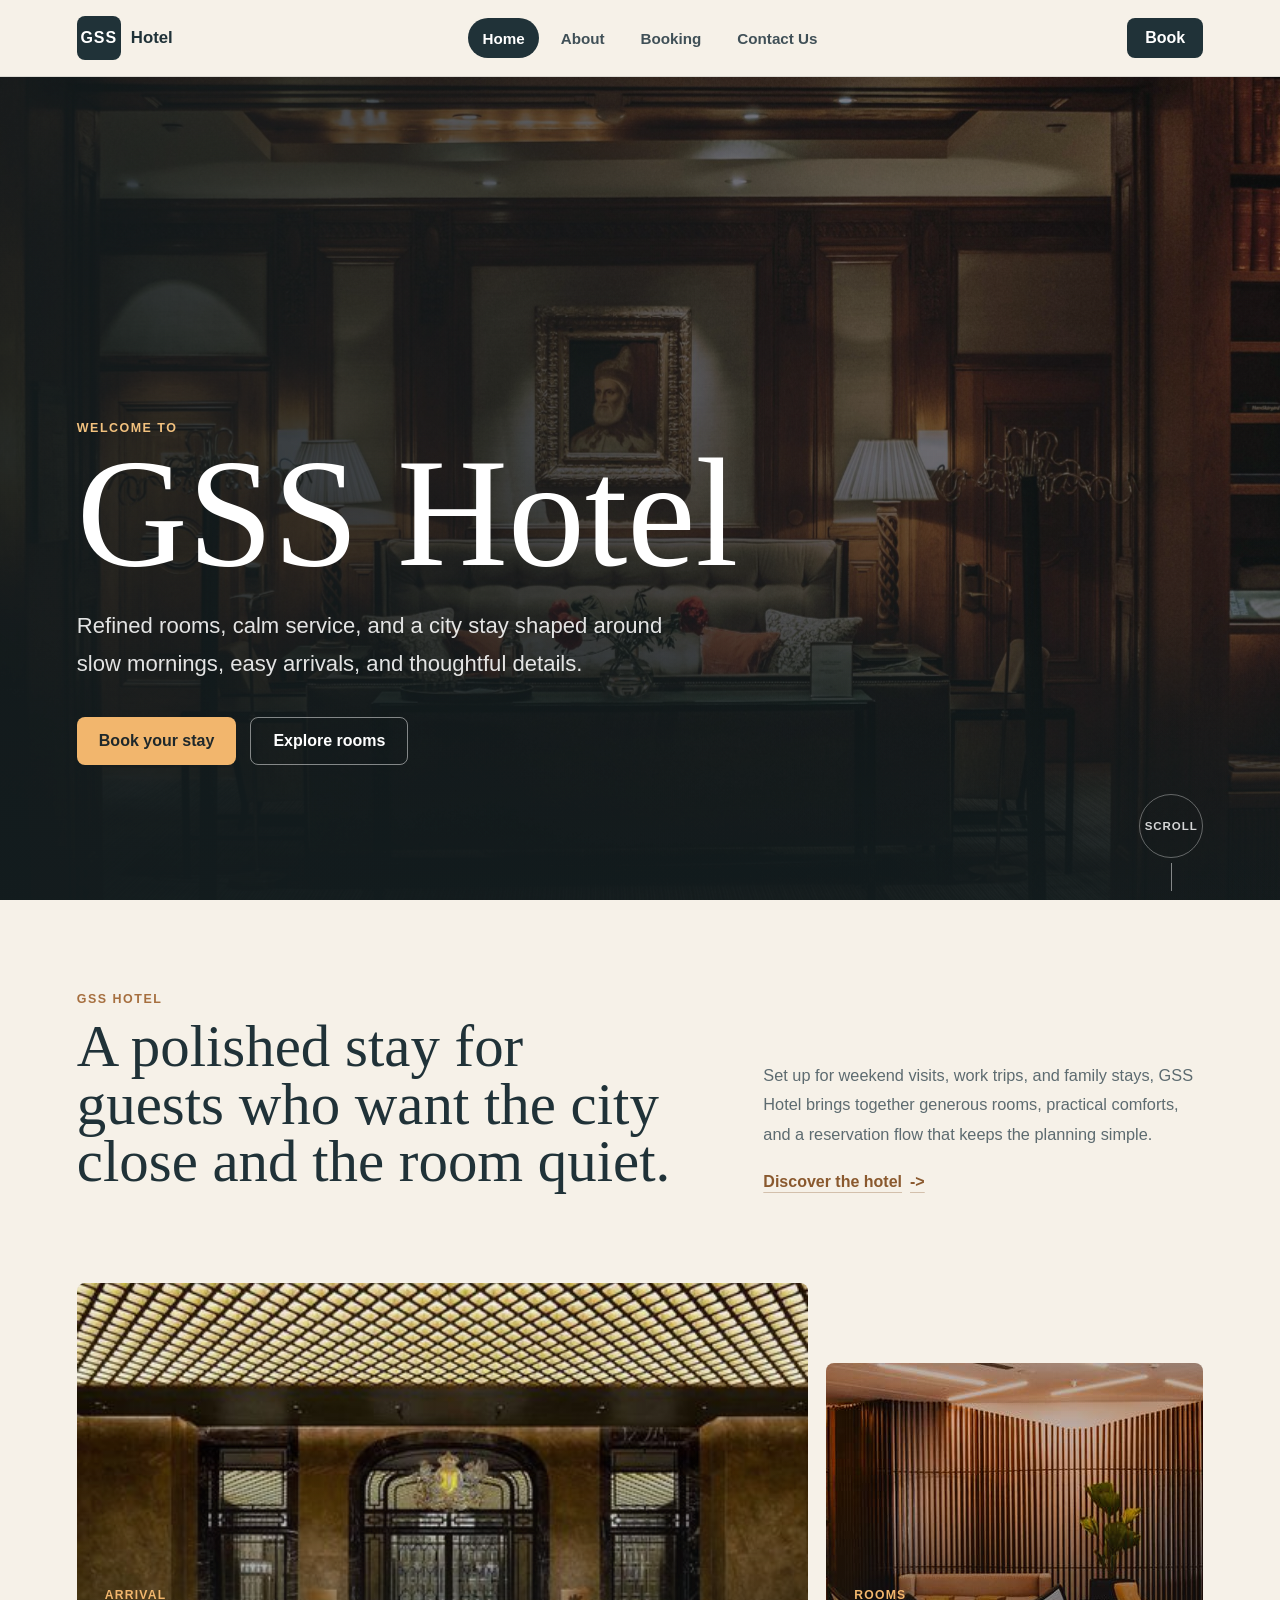
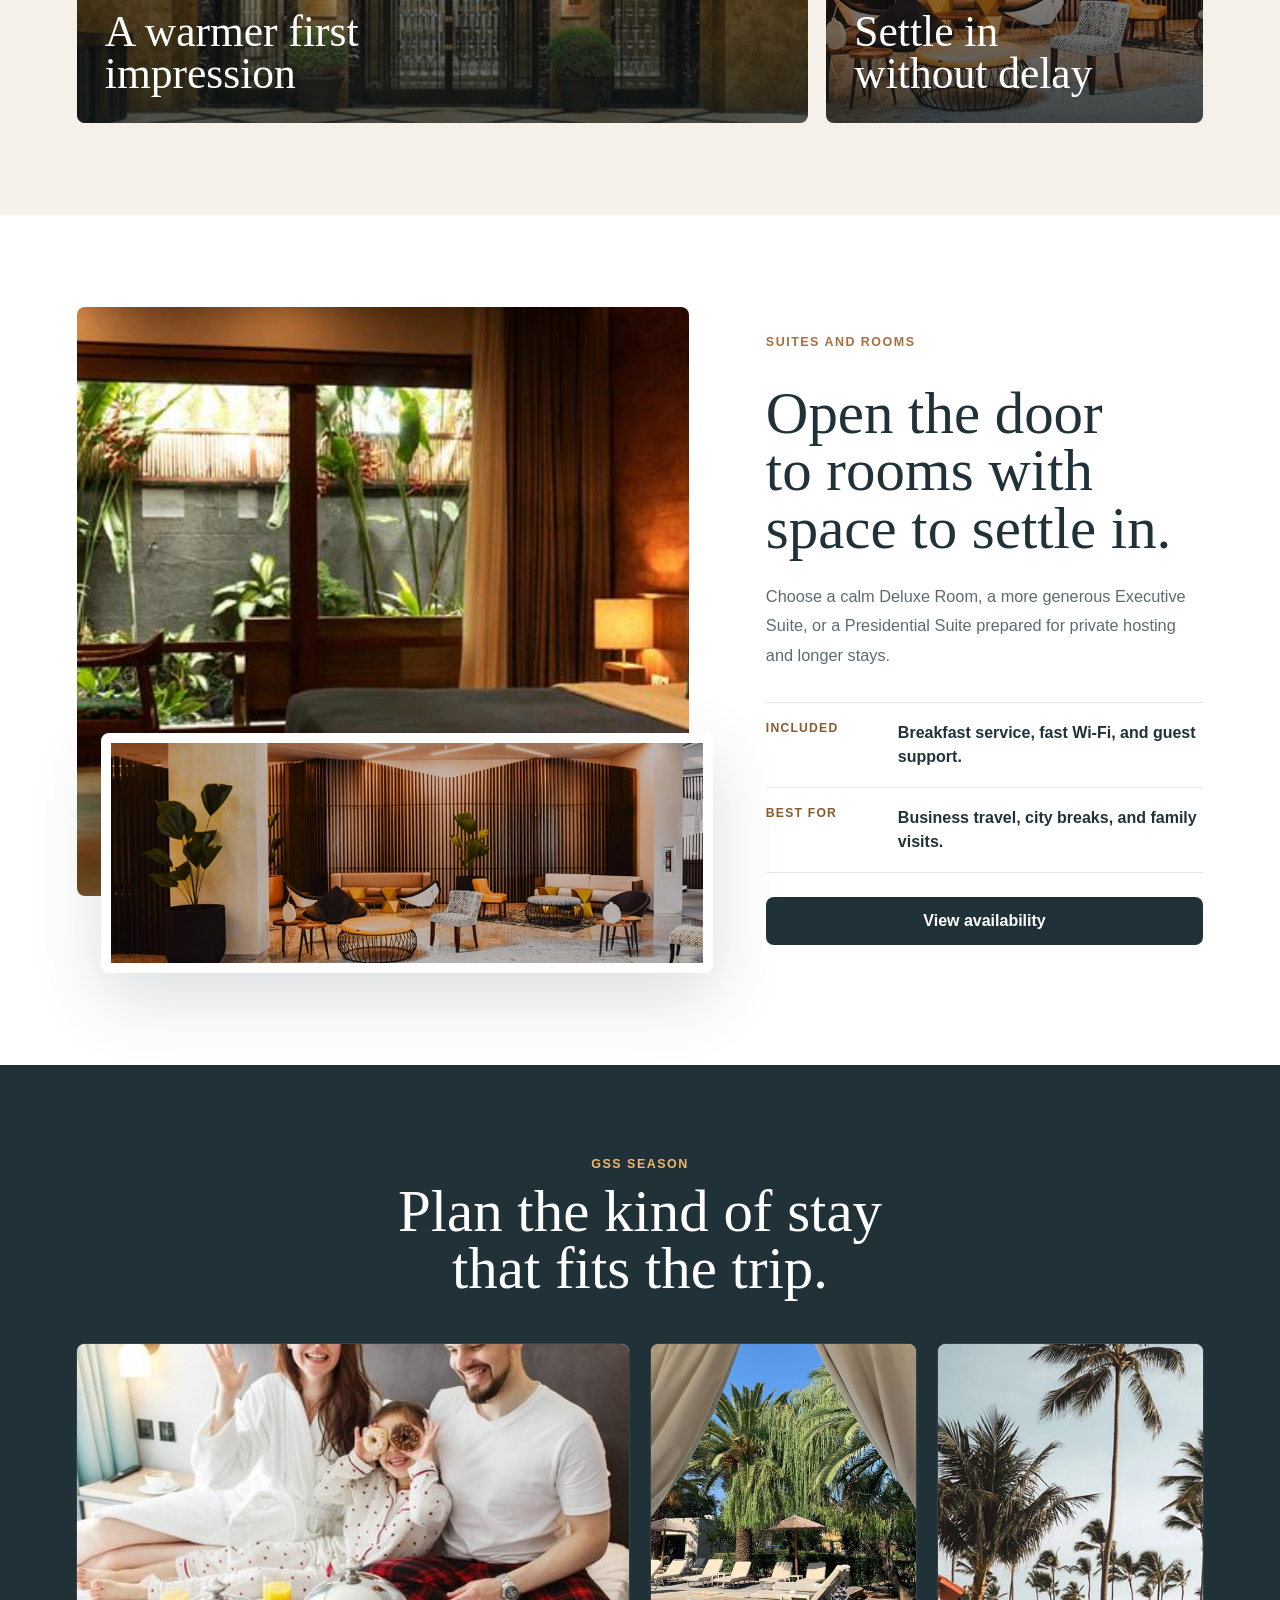
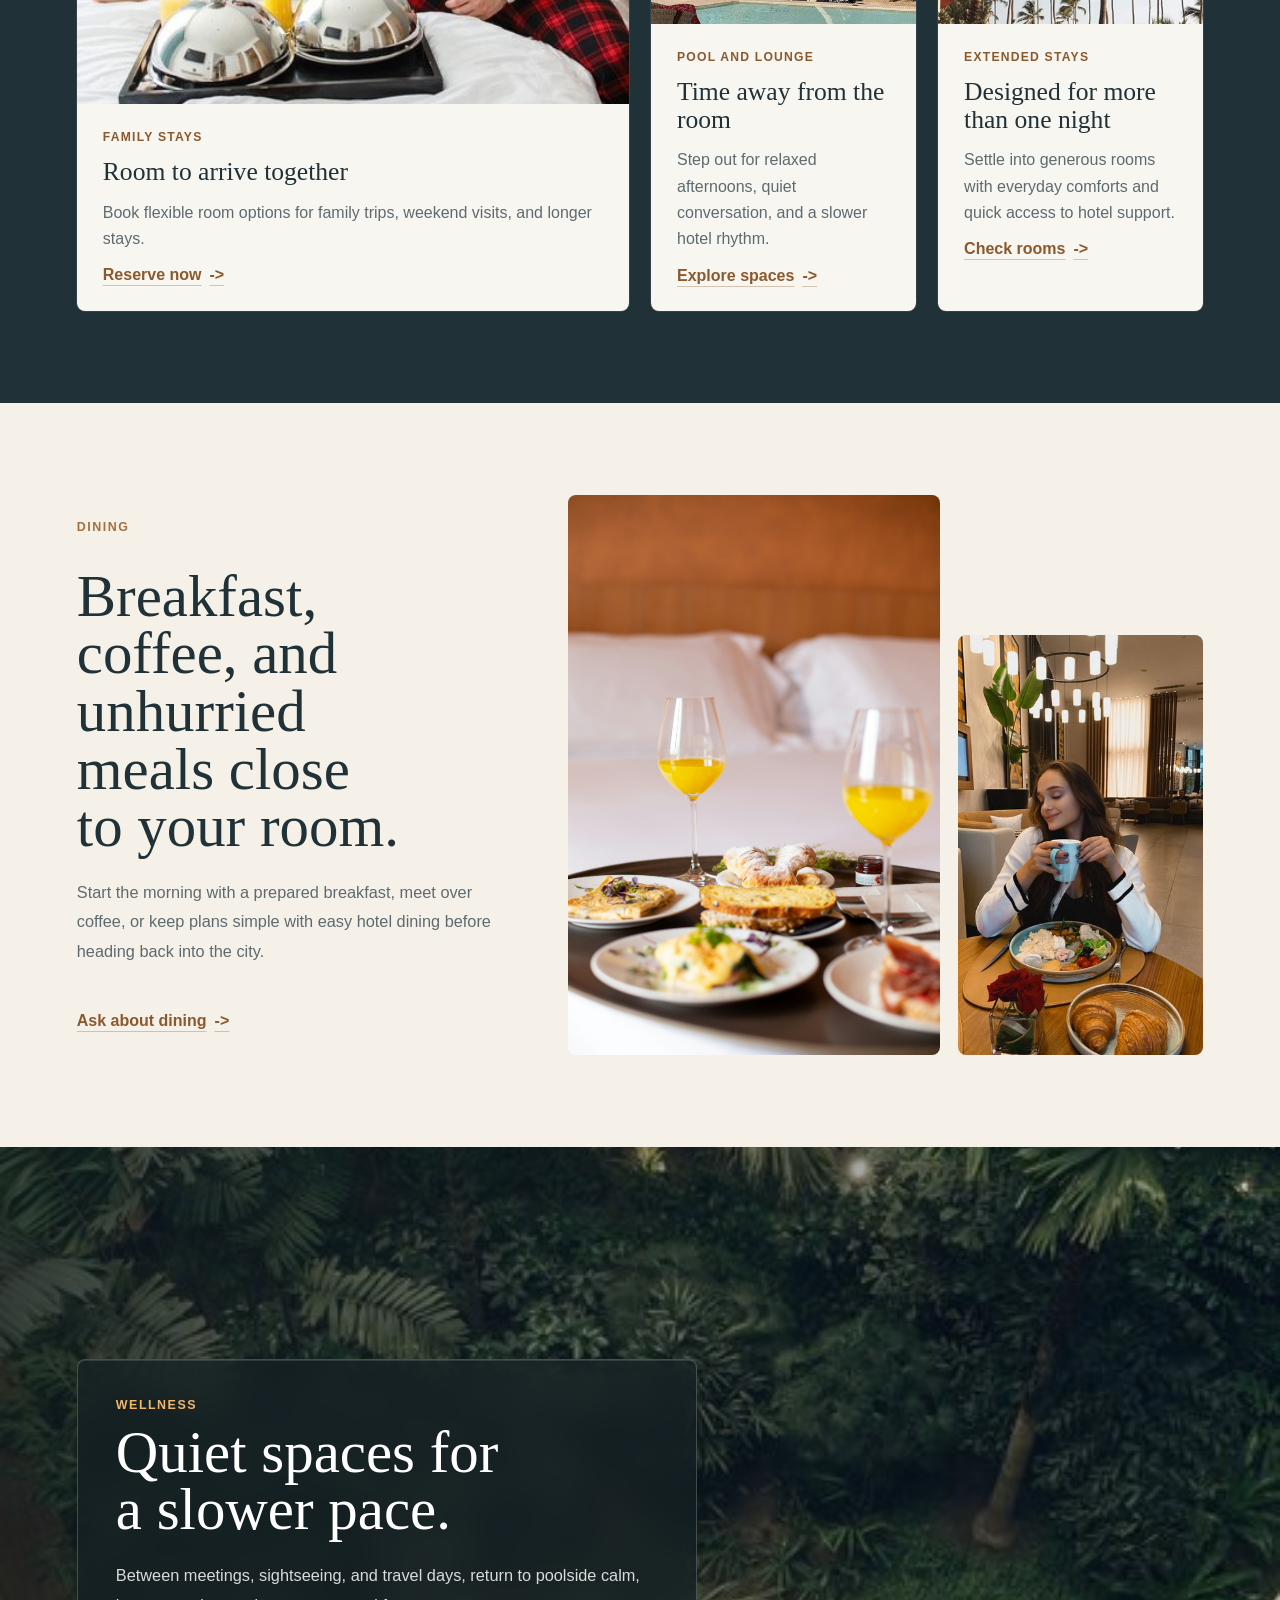
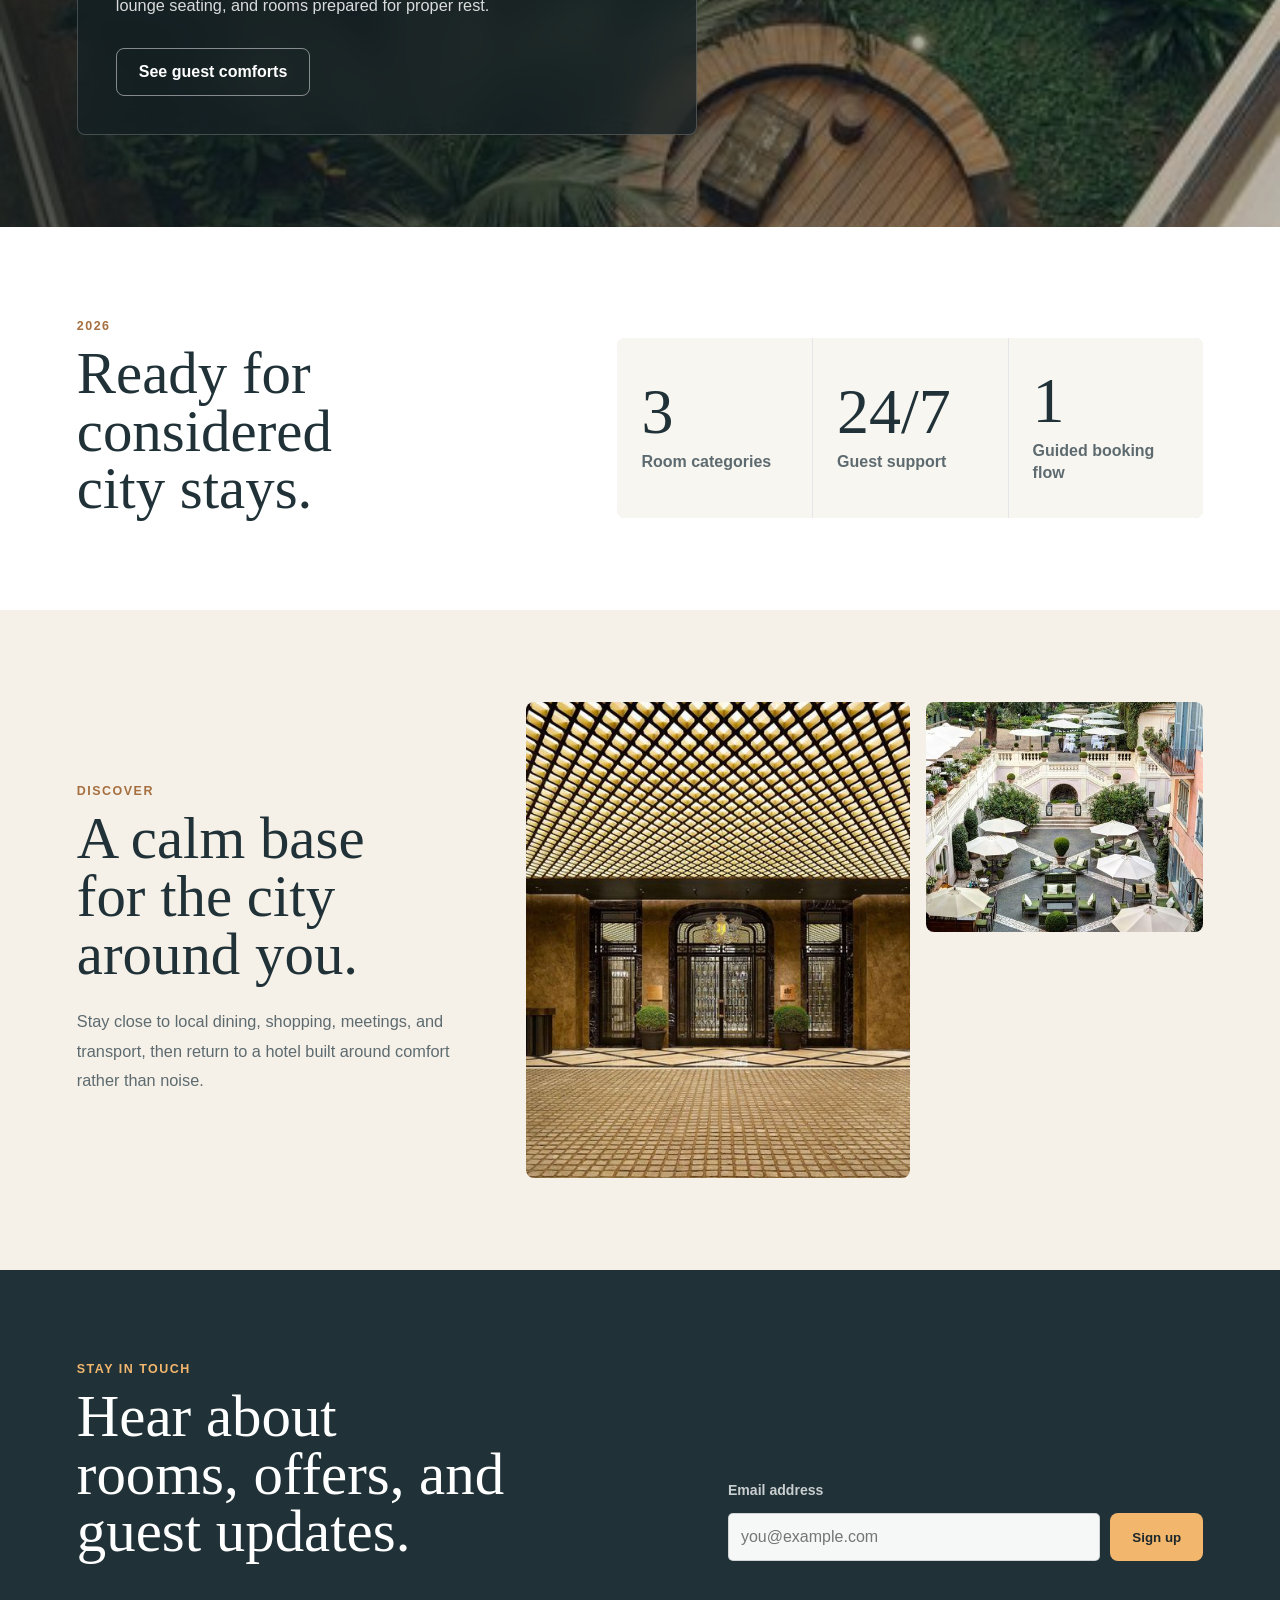
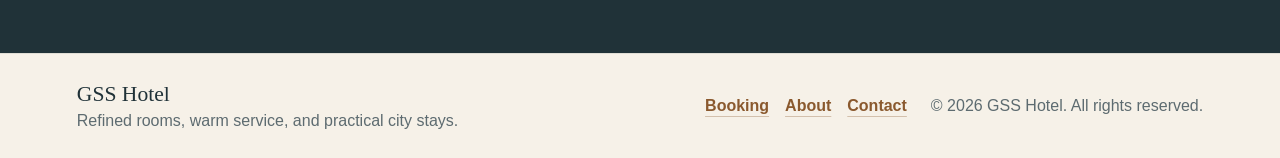
<file: templates/index.html>
<!DOCTYPE html>
<html lang="en">
<head>
    <meta charset="UTF-8">
    <meta name="viewport" content="width=device-width, initial-scale=1.0">
    <meta name="description" content="GSS Hotel offers refined rooms, warm service, dining, poolside calm, and an easy booking flow for city stays.">
    <title>GSS Hotel - Refined City Stays</title>
    <link rel="preload" as="image" href="../static/images/optimized/gss-hero-lounge.jpg" fetchpriority="high">
    <link rel="stylesheet" href="../static/css/base.css">
    <link rel="stylesheet" href="../static/css/home.css">
</head>
<body class="site-page home-page">
    <header class="site-header home-header">
        <a class="brand" href="index.html" aria-label="GSS Hotel home">
            <span class="brand-mark">GSS</span>
            <span class="brand-copy">Hotel</span>
        </a>
        <nav class="site-nav" aria-label="Primary navigation">
            <ul>
                <li><a href="index.html" class="active">Home</a></li>
                <li><a href="about.html">About</a></li>
                <li><a href="booking.html">Booking</a></li>
                <li><a href="contact.html">Contact Us</a></li>
            </ul>
        </nav>
        <a class="header-book-link" href="booking.html">Book</a>
    </header>

    <main>
        <section class="home-hero" aria-label="GSS Hotel introduction">
            <img src="../static/images/optimized/gss-hero-lounge.jpg" alt="GSS Hotel lounge with warm wood panelling and evening lamps" fetchpriority="high" decoding="async" data-hero-image>
            <div class="home-hero-content">
                <span class="section-kicker">Welcome to</span>
                <h1>GSS Hotel</h1>
                <p>Refined rooms, calm service, and a city stay shaped around slow mornings, easy arrivals, and thoughtful details.</p>
                <div class="hero-actions">
                    <a href="booking.html" class="primary-button">Book your stay</a>
                    <a href="#rooms" class="secondary-button">Explore rooms</a>
                </div>
            </div>
            <a class="hero-scroll-cue" href="#arrival" aria-label="Scroll to arrival section">
                <span>Scroll</span>
            </a>
        </section>

        <section class="editorial-intro" id="arrival" aria-labelledby="intro-title">
            <div class="intro-heading">
                <span class="section-kicker">GSS Hotel</span>
                <h2 id="intro-title">A polished stay for guests who want the city close and the room quiet.</h2>
            </div>
            <div class="intro-copy">
                <p>Set up for weekend visits, work trips, and family stays, GSS Hotel brings together generous rooms, practical comforts, and a reservation flow that keeps the planning simple.</p>
                <a href="about.html" class="text-link">Discover the hotel</a>
            </div>
        </section>

        <section class="arrival-gallery" aria-label="Arrival at GSS Hotel">
            <a href="about.html" class="arrival-card arrival-card-large">
                <img src="../static/images/WhatsApp Image 2026-06-19 at 08.55.01.jpeg" alt="Elegant hotel entrance with patterned lighting" loading="lazy" decoding="async">
                <span>Arrival</span>
                <strong>A warmer first impression</strong>
            </a>
            <a href="booking.html" class="arrival-card">
                <img src="../static/images/optimized/deluxe-room-card.jpg" alt="Deluxe room prepared for a guest arrival" width="900" height="360" loading="lazy" decoding="async">
                <span>Rooms</span>
                <strong>Settle in without delay</strong>
            </a>
        </section>

        <section class="signature-suite-section" id="rooms">
            <div class="suite-image-stack" data-micro-card>
                <img class="suite-image-primary" src="../static/images/optimized/signature-suite-card.jpg" alt="Spacious signature suite bedroom with warm lighting" width="900" height="360" loading="eager" decoding="async">
                <img class="suite-image-secondary" src="../static/images/optimized/deluxe-room-card.jpg" alt="Deluxe room bed arranged for arrival" width="900" height="360" loading="lazy" decoding="async">
            </div>
            <div class="suite-copy">
                <span class="section-kicker">Suites and rooms</span>
                <h2>Open the door to rooms with space to settle in.</h2>
                <p>Choose a calm Deluxe Room, a more generous Executive Suite, or a Presidential Suite prepared for private hosting and longer stays.</p>
                <dl class="suite-inclusions">
                    <div>
                        <dt>Included</dt>
                        <dd>Breakfast service, fast Wi-Fi, and guest support.</dd>
                    </div>
                    <div>
                        <dt>Best for</dt>
                        <dd>Business travel, city breaks, and family visits.</dd>
                    </div>
                </dl>
                <a href="booking.html" class="primary-button dark-button">View availability</a>
            </div>
        </section>

        <section class="seasonal-section" aria-labelledby="seasonal-title">
            <div class="section-title">
                <span class="section-kicker">GSS season</span>
                <h2 id="seasonal-title">Plan the kind of stay that fits the trip.</h2>
            </div>
            <div class="seasonal-grid">
                <article class="seasonal-card seasonal-card-large" data-micro-card>
                    <img src="../static/images/WhatsApp Image 2026-06-19 at 08.55.05.jpeg" alt="Hotel terrace seating prepared for guests" loading="lazy" decoding="async">
                    <div>
                        <span>Family stays</span>
                        <h3>Room to arrive together</h3>
                        <p>Book flexible room options for family trips, weekend visits, and longer stays.</p>
                        <a href="booking.html">Reserve now</a>
                    </div>
                </article>
                <article class="seasonal-card" data-micro-card>
                    <img src="../static/images/WhatsApp Image 2026-06-19 at 08.54.59.jpeg" alt="Poolside lounge area with palm trees" loading="lazy" decoding="async">
                    <div>
                        <span>Pool and lounge</span>
                        <h3>Time away from the room</h3>
                        <p>Step out for relaxed afternoons, quiet conversation, and a slower hotel rhythm.</p>
                        <a href="about.html">Explore spaces</a>
                    </div>
                </article>
                <article class="seasonal-card" data-micro-card>
                    <img src="../static/images/optimized/family-suite-card.jpg" alt="Executive suite living space with refined finishes" width="900" height="360" loading="lazy" decoding="async">
                    <div>
                        <span>Extended stays</span>
                        <h3>Designed for more than one night</h3>
                        <p>Settle into generous rooms with everyday comforts and quick access to hotel support.</p>
                        <a href="booking.html">Check rooms</a>
                    </div>
                </article>
            </div>
        </section>

        <section class="dining-section">
            <div class="dining-copy">
                <span class="section-kicker">Dining</span>
                <h2>Breakfast, coffee, and unhurried meals close to your room.</h2>
                <p>Start the morning with a prepared breakfast, meet over coffee, or keep plans simple with easy hotel dining before heading back into the city.</p>
                <a href="contact.html" class="text-link">Ask about dining</a>
            </div>
            <div class="dining-gallery" aria-label="Dining gallery" data-micro-card>
                <img class="dining-large" src="../static/images/alev-takil-lw3Lqe2K7xc-unsplash.jpg" alt="Breakfast served in a hotel room" loading="lazy" decoding="async">
                <img src="../static/images/WhatsApp Image 2026-06-19 at 08.55.05 (1).jpeg" alt="Bright hotel dining lounge with guest seating" loading="lazy" decoding="async">
            </div>
        </section>

        <section class="wellness-section">
            <img src="../static/images/WhatsApp Image 2026-06-19 at 08.55.00.jpeg" alt="Hotel pool and wellness area" loading="lazy" decoding="async">
            <div class="wellness-panel">
                <span class="section-kicker">Wellness</span>
                <h2>Quiet spaces for a slower pace.</h2>
                <p>Between meetings, sightseeing, and travel days, return to poolside calm, lounge seating, and rooms prepared for proper rest.</p>
                <a href="about.html" class="secondary-button">See guest comforts</a>
            </div>
        </section>

        <section class="recognition-section" aria-label="Hotel highlights">
            <div>
                <span class="section-kicker">2026</span>
                <h2>Ready for considered city stays.</h2>
            </div>
            <div class="recognition-grid">
                <article data-micro-card>
                    <strong>3</strong>
                    <span>Room categories</span>
                </article>
                <article data-micro-card>
                    <strong>24/7</strong>
                    <span>Guest support</span>
                </article>
                <article data-micro-card>
                    <strong>1</strong>
                    <span>Guided booking flow</span>
                </article>
            </div>
        </section>

        <section class="neighbourhood-section">
            <div class="neighbourhood-copy">
                <span class="section-kicker">Discover</span>
                <h2>A calm base for the city around you.</h2>
                <p>Stay close to local dining, shopping, meetings, and transport, then return to a hotel built around comfort rather than noise.</p>
            </div>
            <div class="neighbourhood-gallery">
                <img src="../static/images/WhatsApp Image 2026-06-19 at 08.55.01.jpeg" alt="Elegant hotel entrance with patterned lighting" loading="lazy" decoding="async">
                <img src="../static/images/WhatsApp Image 2026-06-19 at 08.54.58.jpeg" alt="Outdoor hotel courtyard seating" loading="lazy" decoding="async">
                <img src="../static/images/frames-for-your-heart-zSG-kd-L6vw-unsplash.jpg" alt="Refined hotel interior with soft seating" loading="lazy" decoding="async">
            </div>
        </section>

        <section class="newsletter-section">
            <div>
                <span class="section-kicker">Stay in touch</span>
                <h2>Hear about rooms, offers, and guest updates.</h2>
            </div>
            <form class="newsletter-form" action="contact.html">
                <label for="newsletter-email">Email address</label>
                <div>
                    <input type="email" id="newsletter-email" name="email" placeholder="you@example.com" autocomplete="email">
                    <button type="submit" class="primary-button">Sign up</button>
                </div>
            </form>
        </section>
    </main>

    <footer class="home-footer">
        <div>
            <strong>GSS Hotel</strong>
            <span>Refined rooms, warm service, and practical city stays.</span>
        </div>
        <nav aria-label="Footer navigation">
            <a href="booking.html">Booking</a>
            <a href="about.html">About</a>
            <a href="contact.html">Contact</a>
        </nav>
        <p>&copy; 2026 GSS Hotel. All rights reserved.</p>
    </footer>

    <script src="../static/js/site.js"></script>
</body>
</html>
</file>
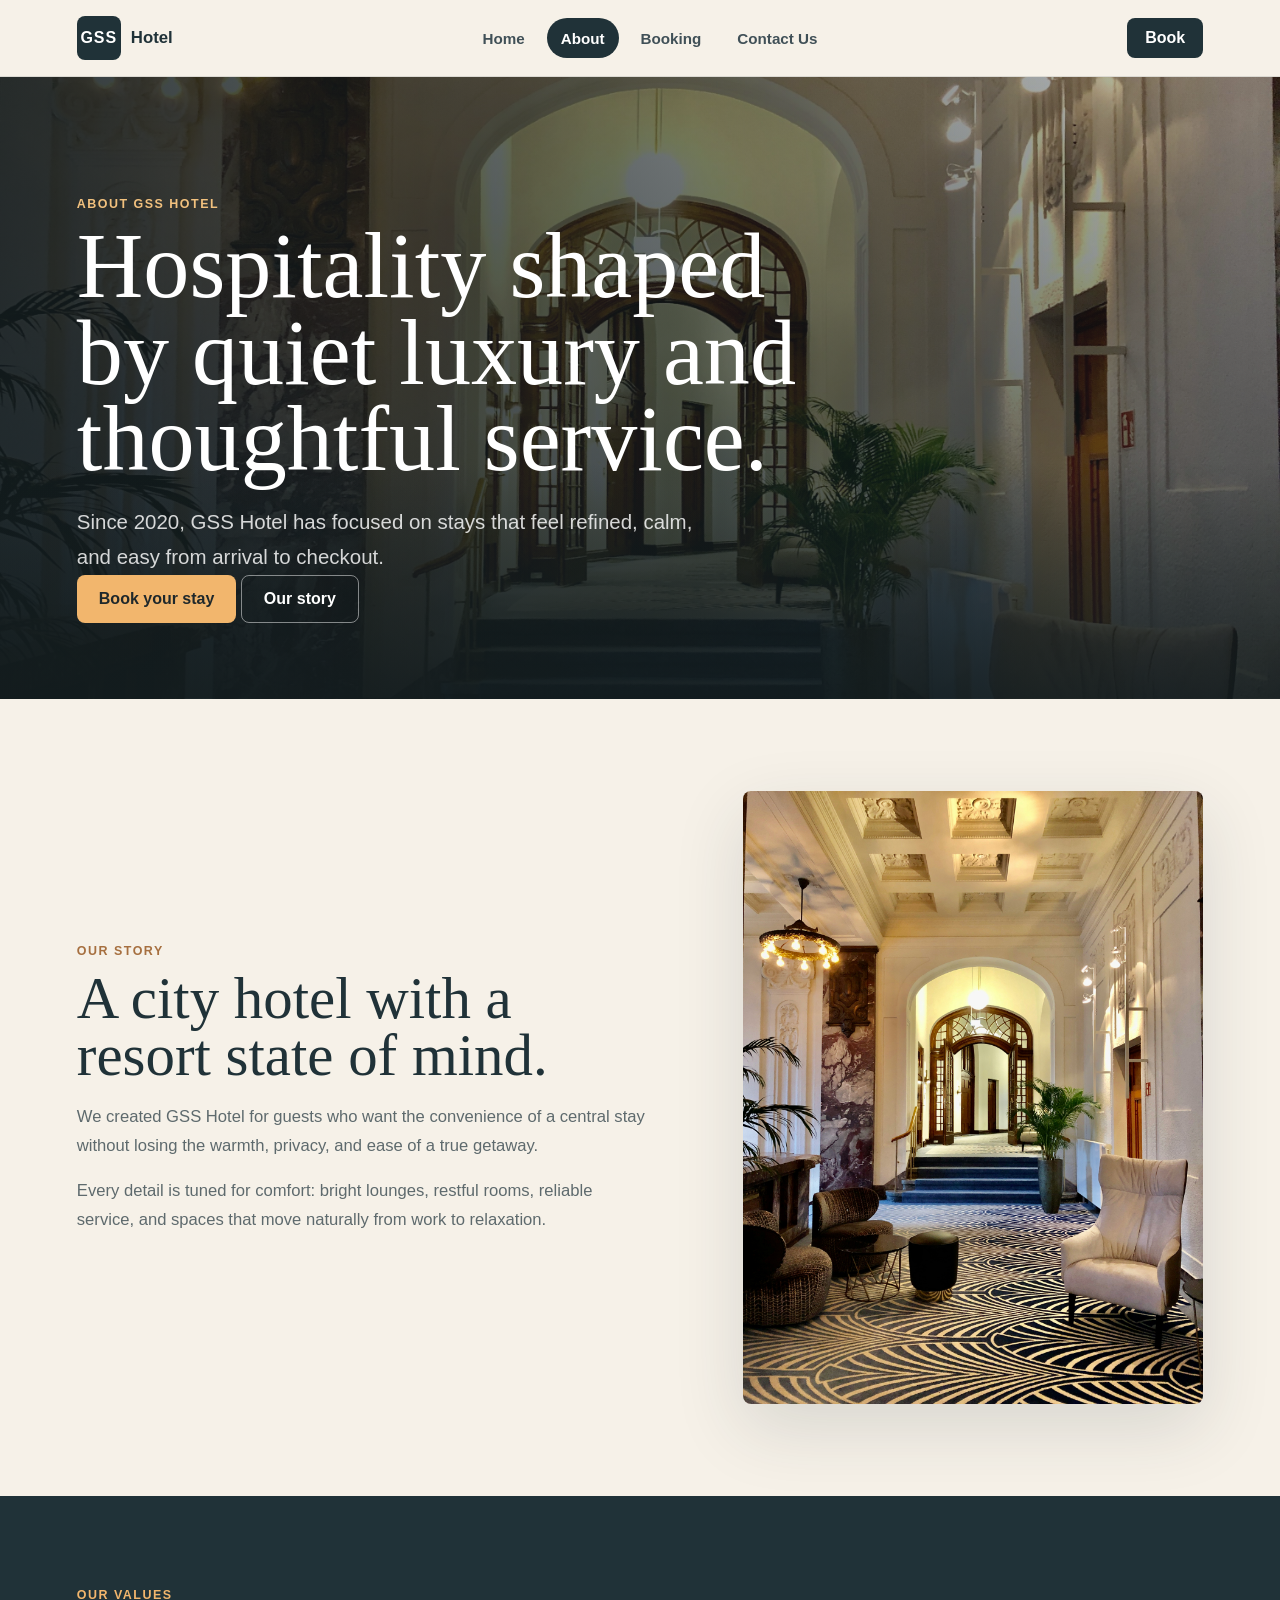
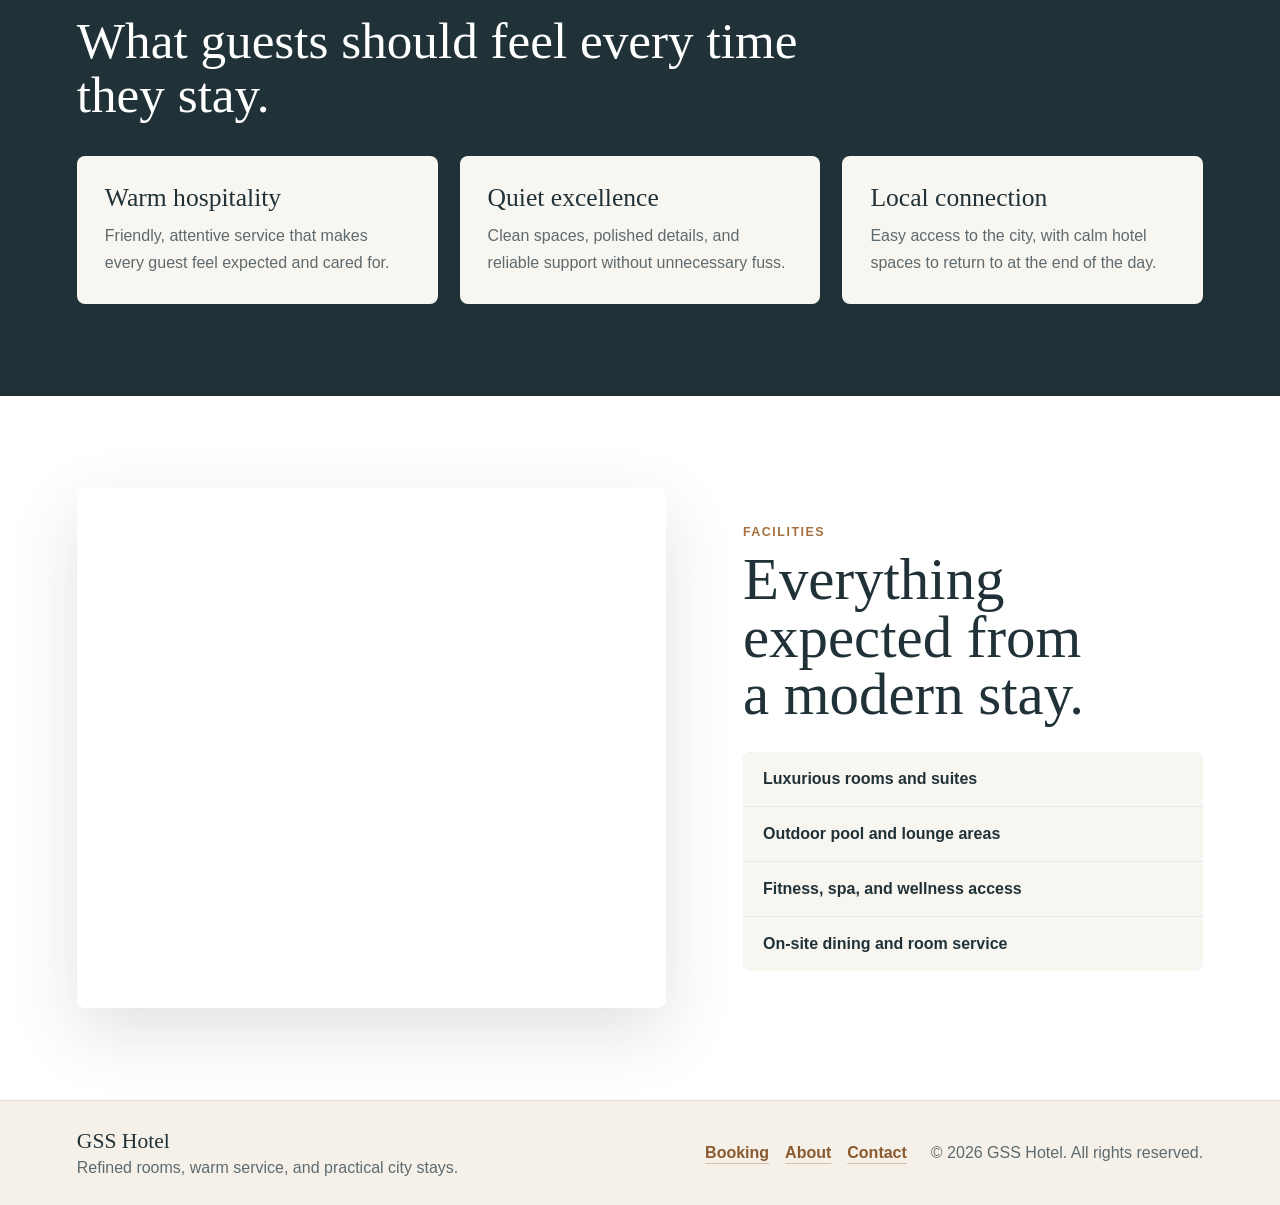
<file: templates/about.html>
<!DOCTYPE html>
<html lang="en">
<head>
    <meta charset="UTF-8">
    <meta name="viewport" content="width=device-width, initial-scale=1.0">
    <meta name="description" content="Learn about GSS Hotel's quiet luxury, warm service, guest spaces, and practical comforts for refined city stays.">
    <title>About GSS Hotel</title>
    <link rel="preload" as="image" href="../static/images/jennifer-latuperisa-andresen-Cj7a21nHLyo-unsplash.jpg" fetchpriority="high">
    <link rel="stylesheet" href="../static/css/base.css">
    <link rel="stylesheet" href="../static/css/about.css">
</head>
<body class="site-page about-page">
    <header class="site-header home-header">
        <a class="brand" href="index.html" aria-label="GSS Hotel home">
            <span class="brand-mark">GSS</span>
            <span class="brand-copy">Hotel</span>
        </a>
        <nav class="site-nav" aria-label="Primary navigation">
            <ul>
                <li><a href="index.html">Home</a></li>
                <li><a href="about.html" class="active">About</a></li>
                <li><a href="booking.html">Booking</a></li>
                <li><a href="contact.html">Contact Us</a></li>
            </ul>
        </nav>
        <a class="header-book-link" href="booking.html">Book</a>
    </header>

    <main>
        <section class="page-hero about-hero">
            <div class="page-hero-content">
                <span class="section-kicker">About GSS Hotel</span>
                <h1>Hospitality shaped by quiet luxury and thoughtful service.</h1>
                <p>Since 2020, GSS Hotel has focused on stays that feel refined, calm, and easy from arrival to checkout.</p>
                <div class="hero-actions">
                    <a href="booking.html" class="primary-button">Book your stay</a>
                    <a href="#story" class="secondary-button">Our story</a>
                </div>
            </div>
        </section>

        <section class="split-section" id="story">
            <div class="split-copy">
                <span class="section-kicker">Our story</span>
                <h2>A city hotel with a resort state of mind.</h2>
                <p>We created GSS Hotel for guests who want the convenience of a central stay without losing the warmth, privacy, and ease of a true getaway.</p>
                <p>Every detail is tuned for comfort: bright lounges, restful rooms, reliable service, and spaces that move naturally from work to relaxation.</p>
            </div>
            <img src="../static/images/jennifer-latuperisa-andresen-Cj7a21nHLyo-unsplash.jpg" alt="Elegant hotel lounge with classic details" loading="lazy" decoding="async" data-micro-card>
        </section>

        <section class="values-section">
            <div class="section-heading">
                <span class="section-kicker">Our values</span>
                <h2>What guests should feel every time they stay.</h2>
            </div>
            <div class="value-grid">
                <article data-micro-card>
                    <h3>Warm hospitality</h3>
                    <p>Friendly, attentive service that makes every guest feel expected and cared for.</p>
                </article>
                <article data-micro-card>
                    <h3>Quiet excellence</h3>
                    <p>Clean spaces, polished details, and reliable support without unnecessary fuss.</p>
                </article>
                <article data-micro-card>
                    <h3>Local connection</h3>
                    <p>Easy access to the city, with calm hotel spaces to return to at the end of the day.</p>
                </article>
            </div>
        </section>

        <section class="image-feature-section">
            <img src="../static/images/frames-for-your-heart-FqqiAvJejto-unsplash.jpg" alt="Luxury hotel suite with bright natural light" loading="lazy" decoding="async" data-micro-card>
            <div>
                <span class="section-kicker">Facilities</span>
                <h2>Everything expected from a modern stay.</h2>
                <ul class="feature-list">
                    <li>Luxurious rooms and suites</li>
                    <li>Outdoor pool and lounge areas</li>
                    <li>Fitness, spa, and wellness access</li>
                    <li>On-site dining and room service</li>
                </ul>
            </div>
        </section>
    </main>

    <footer class="home-footer">
        <div>
            <strong>GSS Hotel</strong>
            <span>Refined rooms, warm service, and practical city stays.</span>
        </div>
        <nav aria-label="Footer navigation">
            <a href="booking.html">Booking</a>
            <a href="about.html">About</a>
            <a href="contact.html">Contact</a>
        </nav>
        <p>&copy; 2026 GSS Hotel. All rights reserved.</p>
    </footer>

    <script src="../static/js/site.js"></script>
</body>
</html>
</file>
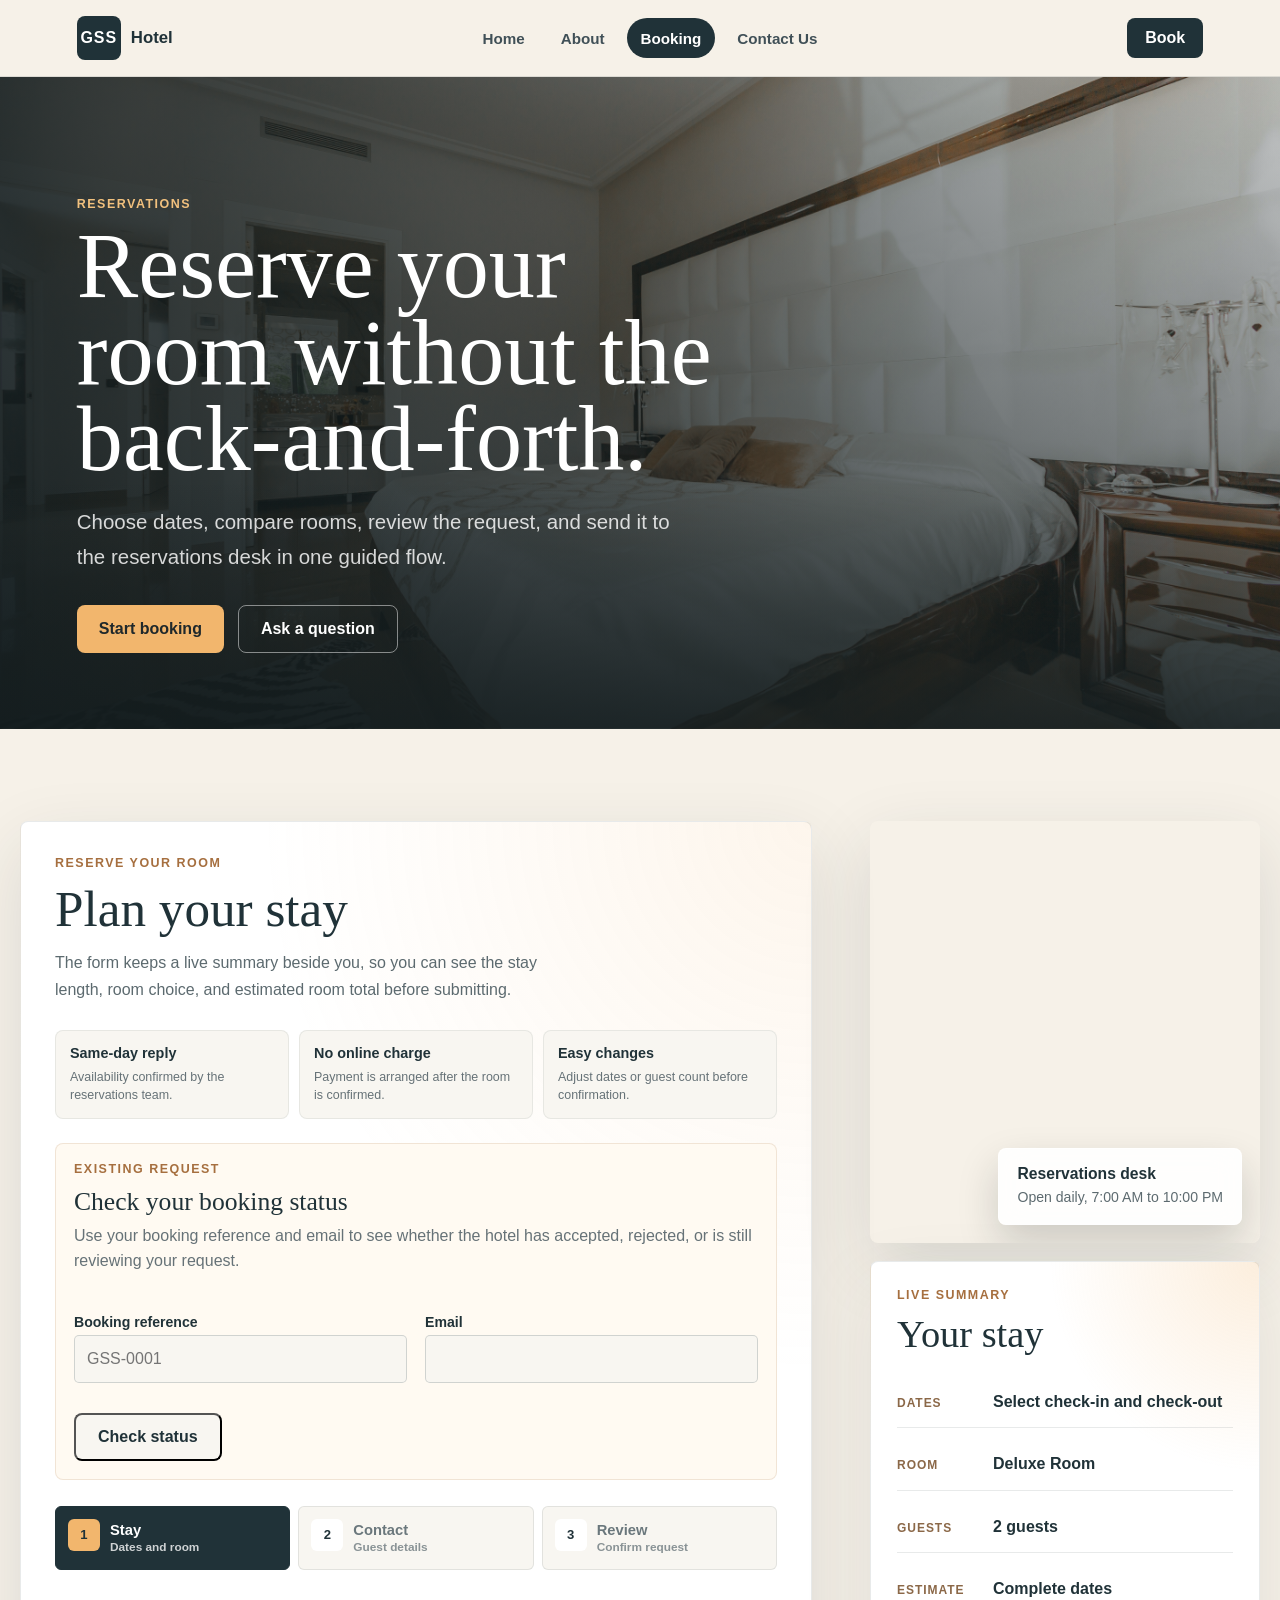
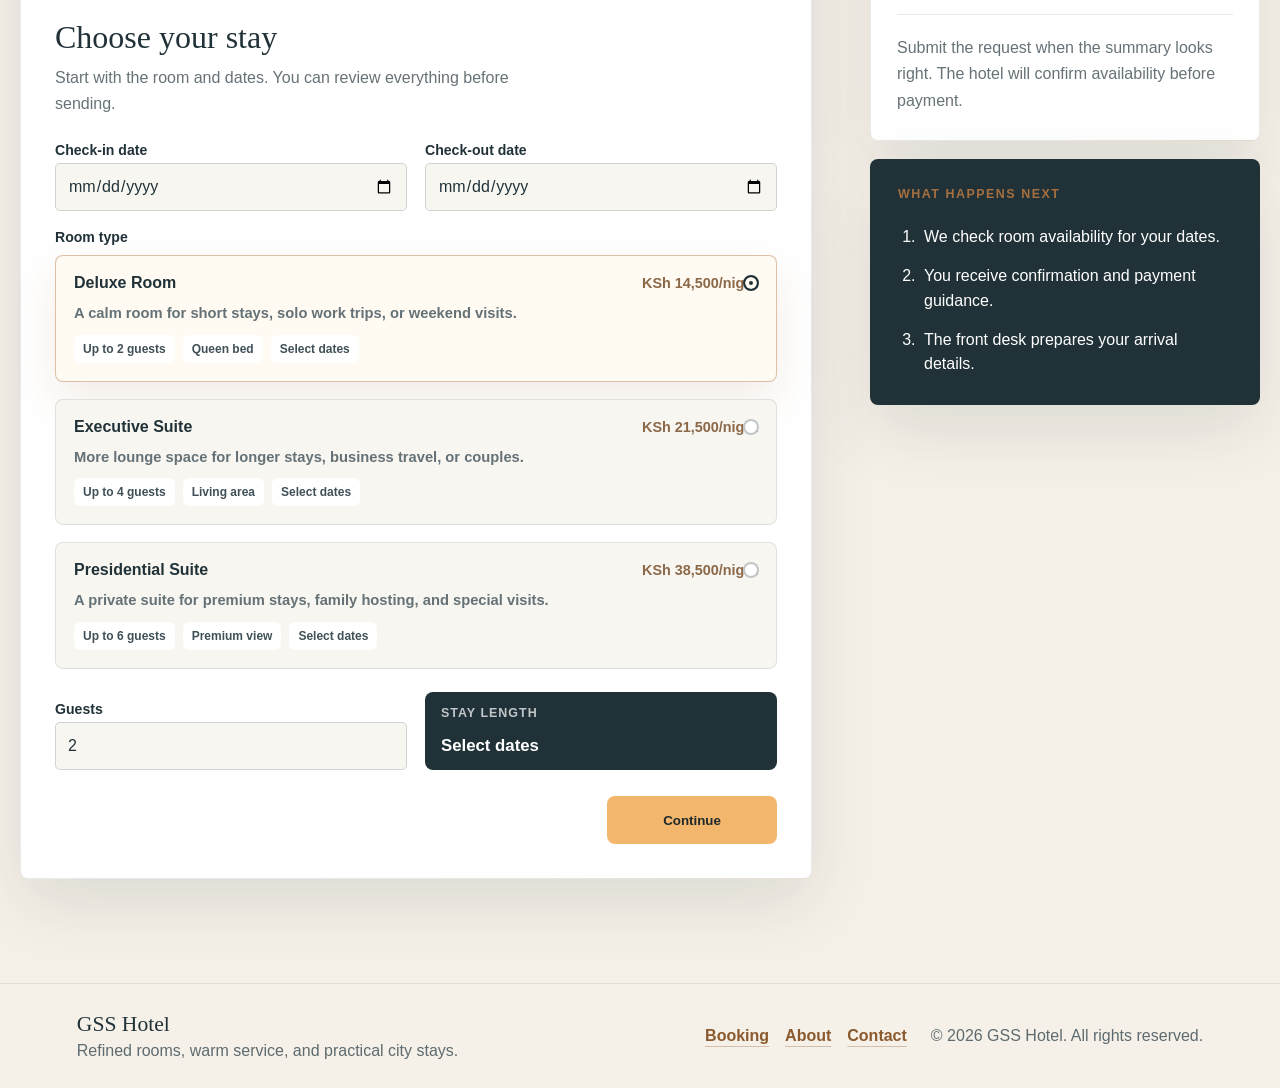
<file: templates/booking.html>
<!DOCTYPE html>
<html lang="en">
<head>
    <meta charset="UTF-8">
    <meta name="viewport" content="width=device-width, initial-scale=1.0">
    <title>Book Your Stay - GSS Hotel</title>
    <link rel="icon" href="data:,">
    <link rel="preload" as="image" href="../static/images/frames-for-your-heart-FqqiAvJejto-unsplash.jpg" fetchpriority="high">
    <link rel="stylesheet" href="../static/css/base.css">
    <link rel="stylesheet" href="../static/css/booking.css">
</head>
<body class="site-page booking-page">
    <header class="site-header home-header">
        <a class="brand" href="index.html" aria-label="GSS Hotel home">
            <span class="brand-mark">GSS</span>
            <span class="brand-copy">Hotel</span>
        </a>
        <nav class="site-nav" aria-label="Primary navigation">
            <ul>
                <li><a href="index.html">Home</a></li>
                <li><a href="about.html">About</a></li>
                <li><a href="booking.html" class="active">Booking</a></li>
                <li><a href="contact.html">Contact Us</a></li>
            </ul>
        </nav>
        <a class="header-book-link" href="#booking-flow">Book</a>
    </header>

    <main>
        <section class="page-hero booking-hero">
            <div class="page-hero-content">
                <span class="section-kicker">Reservations</span>
                <h1>Reserve your room without the back-and-forth.</h1>
                <p>Choose dates, compare rooms, review the request, and send it to the reservations desk in one guided flow.</p>
                <div class="hero-actions">
                    <a class="primary-button" href="#booking-flow">Start booking</a>
                    <a class="secondary-button" href="contact.html">Ask a question</a>
                </div>
            </div>
        </section>

        <section class="booking-layout" id="booking-flow">
            <section class="booking-form modern-form-card">
                <span class="section-kicker">Reserve your room</span>
                <h2>Plan your stay</h2>
                <p class="booking-intro">The form keeps a live summary beside you, so you can see the stay length, room choice, and estimated room total before submitting.</p>
                <p id="booking-message" class="form-message" role="status" aria-live="polite" hidden></p>

                <div class="booking-assurance" aria-label="Booking support">
                    <div>
                        <strong>Same-day reply</strong>
                        <span>Availability confirmed by the reservations team.</span>
                    </div>
                    <div>
                        <strong>No online charge</strong>
                        <span>Payment is arranged after the room is confirmed.</span>
                    </div>
                    <div>
                        <strong>Easy changes</strong>
                        <span>Adjust dates or guest count before confirmation.</span>
                    </div>
                </div>

                <section class="booking-status-check" aria-labelledby="booking-status-title">
                    <div>
                        <span class="section-kicker">Existing request</span>
                        <h3 id="booking-status-title">Check your booking status</h3>
                        <p>Use your booking reference and email to see whether the hotel has accepted, rejected, or is still reviewing your request.</p>
                    </div>
                    <form id="booking-status-form" class="status-check-form" novalidate>
                        <div class="form-row">
                            <div class="form-group">
                                <label for="status-booking-id">Booking reference</label>
                                <input type="text" id="status-booking-id" name="booking-id" placeholder="GSS-0001" required>
                            </div>
                            <div class="form-group">
                                <label for="status-email">Email</label>
                                <input type="email" id="status-email" name="email" autocomplete="email" required>
                            </div>
                        </div>
                        <div class="status-check-actions">
                            <button type="submit" class="secondary-step-button">Check status</button>
                            <p id="booking-status-message" class="status-check-result" role="status" aria-live="polite" hidden></p>
                        </div>
                    </form>
                </section>

                <ol class="booking-progress" aria-label="Booking progress">
                    <li class="active" data-step-indicator="0">
                        <span>1</span>
                        <strong>Stay</strong>
                        <small>Dates and room</small>
                    </li>
                    <li data-step-indicator="1">
                        <span>2</span>
                        <strong>Contact</strong>
                        <small>Guest details</small>
                    </li>
                    <li data-step-indicator="2">
                        <span>3</span>
                        <strong>Review</strong>
                        <small>Confirm request</small>
                    </li>
                </ol>

                <form id="booking-form" class="booking-flow" novalidate>
                    <fieldset class="booking-step is-active" data-step-panel="0">
                        <legend>Choose your stay</legend>
                        <p class="step-copy">Start with the room and dates. You can review everything before sending.</p>
                        <div class="form-row">
                            <div class="form-group">
                                <label for="check-in">Check-in date</label>
                                <input type="date" id="check-in" name="check-in" required>
                            </div>
                            <div class="form-group">
                                <label for="check-out">Check-out date</label>
                                <input type="date" id="check-out" name="check-out" required>
                            </div>
                        </div>
                        <div class="room-choice-section">
                            <p class="field-label" id="room-choice-label">Room type</p>
                            <div class="room-choice-grid" role="radiogroup" aria-labelledby="room-choice-label">
                                <label class="room-choice">
                                    <input type="radio" name="room-type" value="deluxe" data-room-rate="14500" required checked>
                                    <span class="room-choice-body">
                                        <span class="room-choice-top">
                                            <strong>Deluxe Room</strong>
                                            <span>KSh 14,500/night</span>
                                        </span>
                                        <span class="room-choice-copy">A calm room for short stays, solo work trips, or weekend visits.</span>
                                        <span class="room-choice-tags">
                                            <span>Up to 2 guests</span>
                                            <span>Queen bed</span>
                                            <span data-room-availability="deluxe">Checking rooms</span>
                                        </span>
                                    </span>
                                </label>
                                <label class="room-choice">
                                    <input type="radio" name="room-type" value="executive" data-room-rate="21500" required>
                                    <span class="room-choice-body">
                                        <span class="room-choice-top">
                                            <strong>Executive Suite</strong>
                                            <span>KSh 21,500/night</span>
                                        </span>
                                        <span class="room-choice-copy">More lounge space for longer stays, business travel, or couples.</span>
                                        <span class="room-choice-tags">
                                            <span>Up to 4 guests</span>
                                            <span>Living area</span>
                                            <span data-room-availability="executive">Checking rooms</span>
                                        </span>
                                    </span>
                                </label>
                                <label class="room-choice">
                                    <input type="radio" name="room-type" value="presidential" data-room-rate="38500" required>
                                    <span class="room-choice-body">
                                        <span class="room-choice-top">
                                            <strong>Presidential Suite</strong>
                                            <span>KSh 38,500/night</span>
                                        </span>
                                        <span class="room-choice-copy">A private suite for premium stays, family hosting, and special visits.</span>
                                        <span class="room-choice-tags">
                                            <span>Up to 6 guests</span>
                                            <span>Premium view</span>
                                            <span data-room-availability="presidential">Checking rooms</span>
                                        </span>
                                    </span>
                                </label>
                            </div>
                        </div>
                        <div class="form-row compact-row">
                            <div class="form-group">
                                <label for="guests">Guests</label>
                                <input type="number" id="guests" name="guests" min="1" max="10" value="2" required>
                            </div>
                            <div class="stay-length-card" aria-live="polite">
                                <span>Stay length</span>
                                <strong data-summary="nights">Select dates</strong>
                            </div>
                        </div>
                        <div class="step-actions single-action">
                            <button type="button" class="primary-button" data-next-step>Continue</button>
                        </div>
                    </fieldset>

                    <fieldset class="booking-step" data-step-panel="1" hidden>
                        <legend>Guest contact</legend>
                        <p class="step-copy">Use details our reservations team can reach quickly.</p>
                        <div class="form-group">
                            <label for="name">Full name</label>
                            <input type="text" id="name" name="name" autocomplete="name" required>
                        </div>
                        <div class="form-row">
                            <div class="form-group">
                                <label for="email">Email</label>
                                <input type="email" id="email" name="email" autocomplete="email" required>
                            </div>
                            <div class="form-group">
                                <label for="phone">Phone number</label>
                                <input type="tel" id="phone" name="phone" autocomplete="tel" inputmode="tel" required pattern="\+?[0-9][0-9 .\-]{6,19}" title="Please enter a valid phone number.">
                            </div>
                        </div>
                        <div class="step-actions">
                            <button type="button" class="secondary-step-button" data-prev-step>Back</button>
                            <button type="button" class="primary-button" data-next-step>Review request</button>
                        </div>
                    </fieldset>

                    <fieldset class="booking-step" data-step-panel="2" hidden>
                        <legend>Review and send</legend>
                        <p class="step-copy">Check the details below. Your room is not charged until our team confirms availability.</p>
                        <dl class="booking-review" id="booking-review" aria-live="polite">
                            <div>
                                <dt>Stay</dt>
                                <dd data-review="dates">Select dates</dd>
                            </div>
                            <div>
                                <dt>Room</dt>
                                <dd data-review="room">Choose a room</dd>
                            </div>
                            <div>
                                <dt>Guest</dt>
                                <dd data-review="guest">Add guest details</dd>
                            </div>
                            <div>
                                <dt>Contact</dt>
                                <dd data-review="contact">Add contact details</dd>
                            </div>
                            <div>
                                <dt>Estimated room total</dt>
                                <dd data-review="estimate">Complete dates</dd>
                            </div>
                        </dl>
                        <p class="booking-cost-note">This estimate covers the room rate only. Final taxes, discounts, and payment instructions are confirmed by the hotel.</p>
                        <div class="step-actions">
                            <button type="button" class="secondary-step-button" data-prev-step>Back</button>
                            <button type="submit" class="primary-button form-submit">Send booking request</button>
                        </div>
                    </fieldset>
                </form>

                <article id="booking-confirmation" class="booking-confirmation" aria-live="polite" hidden>
                    <div class="confirmation-header">
                        <span class="confirmation-mark" aria-hidden="true">OK</span>
                        <div>
                            <span class="section-kicker">Request sent</span>
                            <h3>Your booking request is in review</h3>
                        </div>
                    </div>
                    <p class="confirmation-copy">We will contact you with room availability, payment guidance, and arrival details.</p>
                    <dl class="confirmation-summary">
                        <div>
                            <dt>Reference</dt>
                            <dd id="confirmation-reference">Pending</dd>
                        </div>
                        <div>
                            <dt>Stay</dt>
                            <dd id="confirmation-dates">Dates pending</dd>
                        </div>
                        <div>
                            <dt>Room</dt>
                            <dd id="confirmation-room">Room pending</dd>
                        </div>
                        <div>
                            <dt>Guest contact</dt>
                            <dd id="confirmation-contact">Contact pending</dd>
                        </div>
                    </dl>
                    <p class="confirmation-status" id="booking-confirm-status" role="status" aria-live="polite">Status: still in review. Use the checker above later to see if it has been accepted.</p>
                    <div class="confirmation-actions">
                        <a class="secondary-text-link" href="contact.html">Contact the hotel</a>
                        <button type="button" class="primary-button" id="new-booking-button">Make another booking</button>
                    </div>
                </article>
            </section>

            <aside class="booking-aside" aria-label="Reservation support and summary">
                <div class="booking-side-visual" data-micro-card>
                    <img src="../static/images/alev-takil-lw3Lqe2K7xc-unsplash.jpg" alt="Breakfast served in a hotel room" loading="lazy" decoding="async">
                    <div class="availability-card">
                        <strong>Reservations desk</strong>
                        <span>Open daily, 7:00 AM to 10:00 PM</span>
                    </div>
                </div>

                <div class="stay-summary-panel" data-micro-card>
                    <span class="section-kicker">Live summary</span>
                    <h2>Your stay</h2>
                    <dl>
                        <div>
                            <dt>Dates</dt>
                            <dd data-summary="dates">Select check-in and check-out</dd>
                        </div>
                        <div>
                            <dt>Room</dt>
                            <dd data-summary="room">Deluxe Room</dd>
                        </div>
                        <div>
                            <dt>Guests</dt>
                            <dd data-summary="guests">2 guests</dd>
                        </div>
                        <div>
                            <dt>Estimate</dt>
                            <dd data-summary="estimate">Complete dates</dd>
                        </div>
                    </dl>
                    <p>Submit the request when the summary looks right. The hotel will confirm availability before payment.</p>
                </div>

                <div class="booking-note" data-micro-card>
                    <span class="section-kicker">What happens next</span>
                    <ol>
                        <li>We check room availability for your dates.</li>
                        <li>You receive confirmation and payment guidance.</li>
                        <li>The front desk prepares your arrival details.</li>
                    </ol>
                </div>
            </aside>
        </section>
    </main>

    <footer class="home-footer">
        <div>
            <strong>GSS Hotel</strong>
            <span>Refined rooms, warm service, and practical city stays.</span>
        </div>
        <nav aria-label="Footer navigation">
            <a href="booking.html">Booking</a>
            <a href="about.html">About</a>
            <a href="contact.html">Contact</a>
        </nav>
        <p>&copy; 2026 GSS Hotel. All rights reserved.</p>
    </footer>

    <script src="../static/js/site.js"></script>
</body>
</html>
</file>
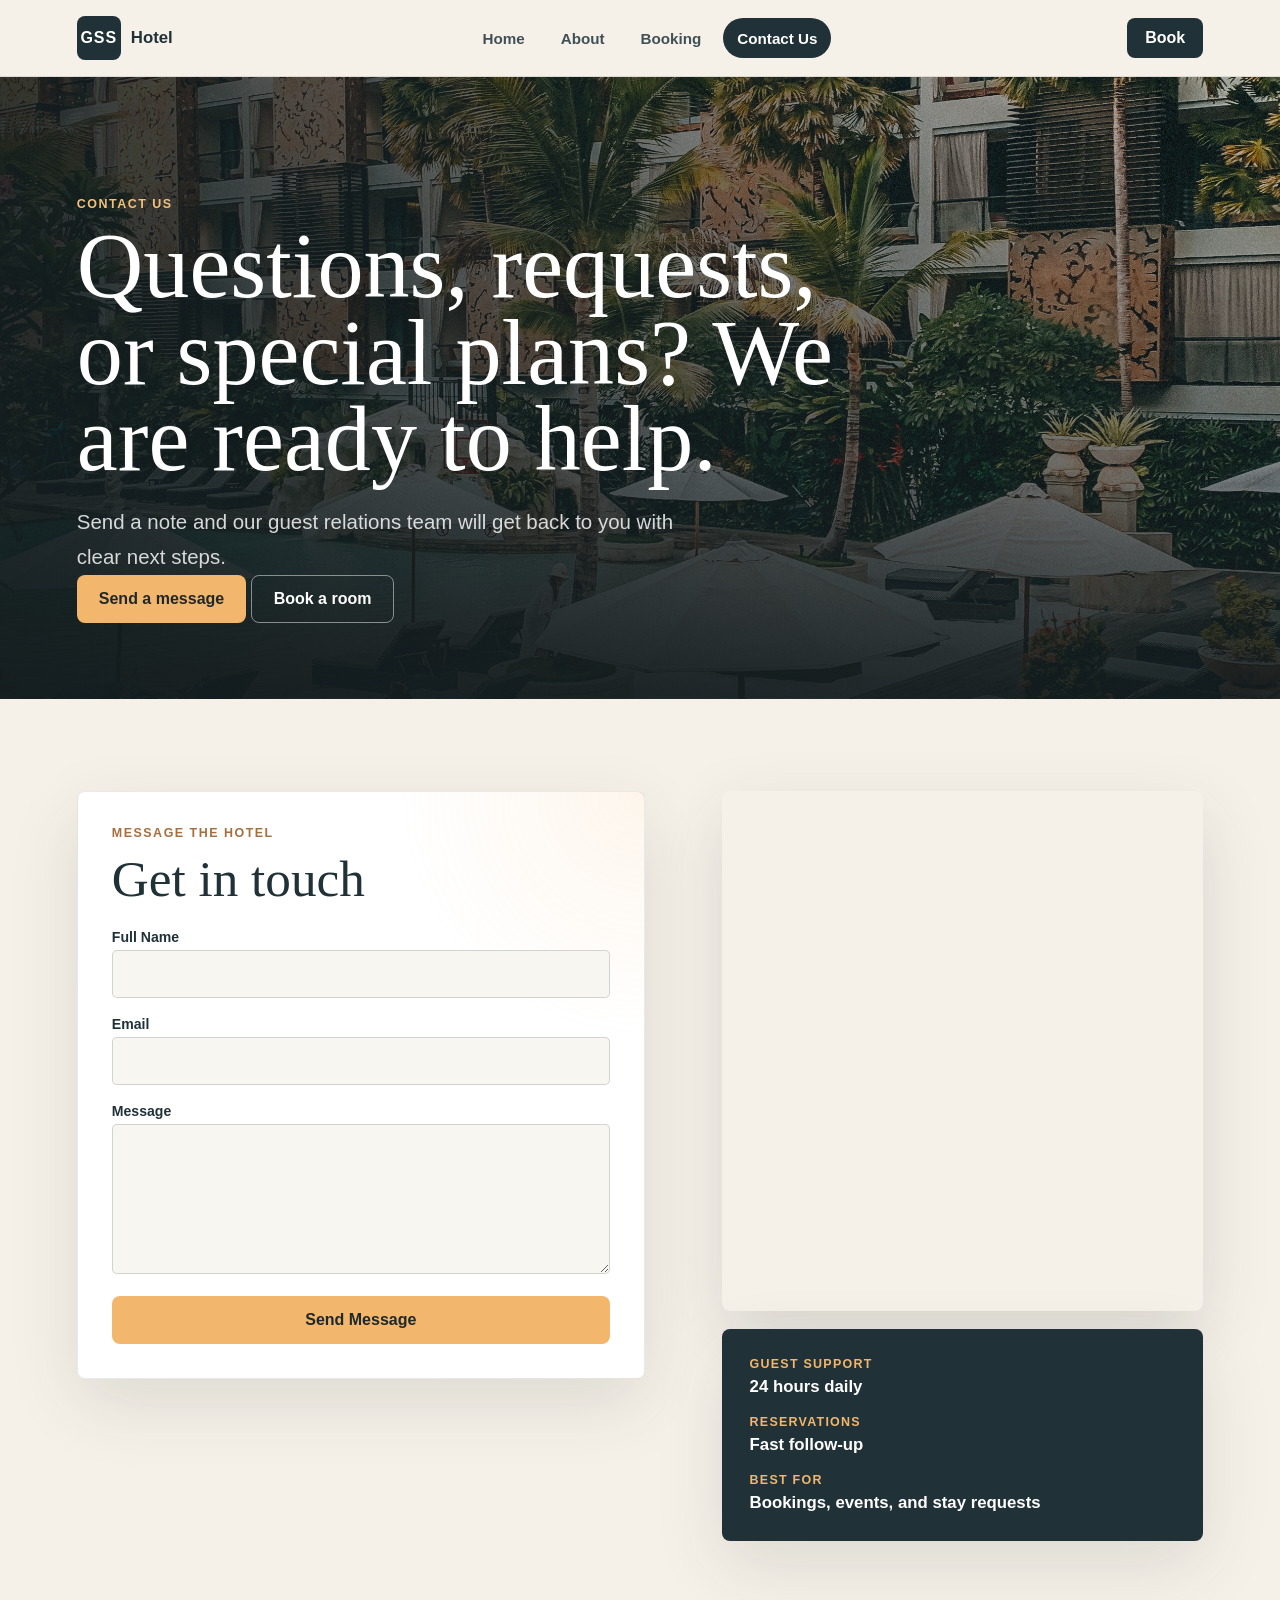
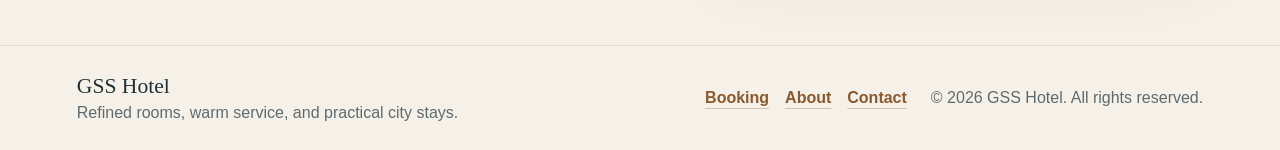
<file: templates/contact.html>
<!DOCTYPE html>
<html lang="en">
<head>
    <meta charset="UTF-8">
    <meta name="viewport" content="width=device-width, initial-scale=1.0">
    <meta name="description" content="Contact GSS Hotel for reservations, stay questions, guest support, and special requests.">
    <title>Contact GSS Hotel</title>
    <link rel="preload" as="image" href="../static/images/rakabtw_-M3YuHIpgmSY-unsplash.jpg" fetchpriority="high">
    <link rel="stylesheet" href="../static/css/base.css">
    <link rel="stylesheet" href="../static/css/contact.css">
</head>
<body class="site-page contact-page">
    <header class="site-header home-header">
        <a class="brand" href="index.html" aria-label="GSS Hotel home">
            <span class="brand-mark">GSS</span>
            <span class="brand-copy">Hotel</span>
        </a>
        <nav class="site-nav" aria-label="Primary navigation">
            <ul>
                <li><a href="index.html">Home</a></li>
                <li><a href="about.html">About</a></li>
                <li><a href="booking.html">Booking</a></li>
                <li><a href="contact.html" class="active">Contact Us</a></li>
            </ul>
        </nav>
        <a class="header-book-link" href="booking.html">Book</a>
    </header>

    <main>
        <section class="page-hero contact-hero">
            <div class="page-hero-content">
                <span class="section-kicker">Contact us</span>
                <h1>Questions, requests, or special plans? We are ready to help.</h1>
                <p>Send a note and our guest relations team will get back to you with clear next steps.</p>
                <div class="hero-actions">
                    <a href="#contact-form" class="primary-button">Send a message</a>
                    <a href="booking.html" class="secondary-button">Book a room</a>
                </div>
            </div>
        </section>

        <section class="contact-layout">
            <section class="contact-form modern-form-card">
                <span class="section-kicker">Message the hotel</span>
                <h2>Get in touch</h2>
                <p id="contact-message" class="form-message" hidden></p>

                <form id="contact-form">
                    <div class="form-group">
                        <label for="name">Full Name</label>
                        <input type="text" id="name" name="name" required>
                    </div>
                    <div class="form-group">
                        <label for="email">Email</label>
                        <input type="email" id="email" name="email" required>
                    </div>
                    <div class="form-group">
                        <label for="message">Message</label>
                        <textarea id="message" name="message" rows="6" required></textarea>
                    </div>
                    <button type="submit" class="primary-button form-submit">Send Message</button>
                </form>
            </section>

            <aside class="contact-card">
                <img src="../static/images/rod-long-2P_ifaetDm0-unsplash.jpg" alt="Elegant hotel reception lounge" loading="lazy" decoding="async">
                <div class="contact-detail-grid" data-micro-card>
                    <div>
                        <span>Guest support</span>
                        <strong>24 hours daily</strong>
                    </div>
                    <div>
                        <span>Reservations</span>
                        <strong>Fast follow-up</strong>
                    </div>
                    <div>
                        <span>Best for</span>
                        <strong>Bookings, events, and stay requests</strong>
                    </div>
                </div>
            </aside>
        </section>
    </main>

    <footer class="home-footer">
        <div>
            <strong>GSS Hotel</strong>
            <span>Refined rooms, warm service, and practical city stays.</span>
        </div>
        <nav aria-label="Footer navigation">
            <a href="booking.html">Booking</a>
            <a href="about.html">About</a>
            <a href="contact.html">Contact</a>
        </nav>
        <p>&copy; 2026 GSS Hotel. All rights reserved.</p>
    </footer>

    <script src="../static/js/site.js"></script>
</body>
</html>
</file>
<file: static/css/base.css>
*,
*::before,
*::after {
    box-sizing: border-box;
}

body {
    margin: 0;
    background: #f6f1e8;
    color: #203238;
    font-family: Arial, sans-serif;
}

:root {
    --motion-ease: cubic-bezier(0.2, 0.8, 0.2, 1);
}

html {
    scroll-behavior: smooth;
}

img {
    max-width: 100%;
}

.site-page {
    min-height: 100vh;
    background: #f6f1e8;
}

.site-header {
    position: sticky;
    top: 0;
    z-index: 10;
    display: flex;
    align-items: center;
    justify-content: space-between;
    gap: 24px;
    padding: 16px 6vw;
    background: rgba(246, 241, 232, 0.94);
    color: #203238;
    border-bottom: 1px solid rgba(32, 50, 56, 0.12);
    backdrop-filter: blur(14px);
    transition: padding 220ms ease, background 220ms ease, box-shadow 220ms ease;
}

.site-header.is-compact {
    padding-top: 10px;
    padding-bottom: 10px;
    background: rgba(246, 241, 232, 0.98);
    box-shadow: 0 14px 38px rgba(32, 50, 56, 0.1);
}

.motion-ready .site-header {
    animation: header-drop 620ms var(--motion-ease) both;
}

.brand {
    display: inline-flex;
    align-items: center;
    gap: 10px;
    color: #203238;
    font-weight: 700;
    text-decoration: none;
}

.brand-mark {
    display: inline-flex;
    align-items: center;
    justify-content: center;
    width: 44px;
    height: 44px;
    background: #203238;
    color: #ffffff;
    border-radius: 8px;
    letter-spacing: 1px;
}

.brand-copy {
    font-size: 1.05rem;
}

.site-nav ul {
    display: flex;
    align-items: center;
    gap: 8px;
    margin: 0;
    padding: 0;
    list-style: none;
}

.site-nav a {
    display: inline-flex;
    align-items: center;
    min-height: 40px;
    padding: 0 14px;
    color: #405057;
    border-radius: 999px;
    font-size: 0.95rem;
    font-weight: 700;
    text-decoration: none;
    transition: background 180ms ease, color 180ms ease, transform 180ms ease;
}

.site-nav a:hover,
.site-nav a.active {
    background: #203238;
    color: #ffffff;
}

.site-nav a:hover {
    transform: translateY(-1px);
}

.header-book-link {
    display: inline-flex;
    align-items: center;
    justify-content: center;
    min-height: 40px;
    padding: 0 18px;
    background: #203238;
    color: #ffffff;
    border-radius: 8px;
    font-weight: 800;
    text-decoration: none;
    transition: background 180ms ease, transform 180ms ease;
}

.header-book-link:hover {
    background: #31484f;
    transform: translateY(-1px);
}

.section-kicker {
    display: block;
    margin-bottom: 12px;
    color: #a66f3f;
    font-size: 0.78rem;
    font-weight: 800;
    letter-spacing: 0.12em;
    text-transform: uppercase;
}

.section-heading {
    max-width: 760px;
    margin-bottom: 34px;
}

.section-heading h2,
.modern-form-card h2 {
    margin: 0;
    color: #203238;
    font-family: Georgia, "Times New Roman", serif;
    font-size: clamp(2rem, 4vw, 4rem);
    font-weight: 500;
    line-height: 1.05;
}

.primary-button,
.secondary-button {
    display: inline-flex;
    align-items: center;
    justify-content: center;
    min-height: 48px;
    padding: 0 22px;
    border-radius: 8px;
    font-weight: 800;
    text-decoration: none;
    transition: transform 200ms ease, background 200ms ease, color 200ms ease, box-shadow 200ms ease;
}

.primary-button {
    background: #f2b66d;
    color: #1f282b;
}

.primary-button:hover {
    background: #ffd098;
    transform: translateY(-2px);
    box-shadow: 0 16px 34px rgba(32, 50, 56, 0.16);
}

.secondary-button {
    color: #ffffff;
    border: 1px solid rgba(255, 255, 255, 0.48);
}

.secondary-button:hover {
    background: rgba(255, 255, 255, 0.12);
    transform: translateY(-2px);
}

.dark-button {
    background: #203238;
    color: #ffffff;
    white-space: nowrap;
}

.dark-button:hover {
    background: #31484f;
}

.page-hero {
    position: relative;
    min-height: 620px;
    display: flex;
    align-items: end;
    isolation: isolate;
    overflow: hidden;
    padding: 120px 6vw 76px;
    color: #ffffff;
    background-size: cover;
    background-position: center;
}

.page-hero::before {
    content: "";
    position: absolute;
    inset: auto 0 0;
    z-index: -1;
    height: 38%;
    background: linear-gradient(0deg, rgba(19, 28, 30, 0.76), transparent);
    pointer-events: none;
}

.motion-ready .page-hero {
    animation: hero-background-settle 1100ms var(--motion-ease) both;
}

.motion-ready .page-hero-content,
.motion-ready .home-hero-content {
    animation: hero-copy-rise 760ms 120ms var(--motion-ease) both;
}

.page-hero-content {
    max-width: 860px;
}

.page-hero .section-kicker {
    color: #f2c17e;
}

.page-hero h1 {
    margin: 0;
    font-family: Georgia, "Times New Roman", serif;
    font-size: clamp(3.2rem, 7.2vw, 7rem);
    font-weight: 500;
    line-height: 0.94;
    text-wrap: balance;
}

.page-hero p {
    max-width: 620px;
    margin: 22px 0 0;
    color: rgba(255, 255, 255, 0.82);
    font-size: clamp(1.08rem, 1.8vw, 1.28rem);
    line-height: 1.7;
}

.modern-form-card {
    max-width: none;
    margin: 0;
    padding: 34px;
    background: #ffffff;
    text-align: left;
    border: 1px solid rgba(32, 50, 56, 0.1);
    border-radius: 8px;
    box-shadow: 0 24px 70px rgba(32, 50, 56, 0.12);
}

.motion-ready .modern-form-card {
    transition: transform 260ms ease, box-shadow 260ms ease;
}

.motion-ready .modern-form-card:hover {
    transform: translateY(-3px);
    box-shadow: 0 28px 78px rgba(32, 50, 56, 0.16);
}

.modern-form-card form {
    margin-top: 24px;
}

.form-row {
    display: grid;
    grid-template-columns: repeat(2, minmax(0, 1fr));
    gap: 18px;
}

.form-group {
    margin: 0 0 18px;
}

label {
    display: block;
    margin-bottom: 5px;
    color: #203238;
    font-size: 0.88rem;
    font-weight: 700;
}

input,
select,
textarea {
    width: 100%;
    min-height: 48px;
    padding: 12px;
    background: #f8f6f1;
    border: 1px solid rgba(32, 50, 56, 0.18);
    border-radius: 5px;
    color: #203238;
    font: inherit;
    transition: border-color 180ms ease, box-shadow 180ms ease, background 180ms ease;
}

textarea {
    min-height: 150px;
    resize: vertical;
}

input:focus,
select:focus,
textarea:focus {
    border-color: #a66f3f;
    background: #ffffff;
    box-shadow: 0 0 0 4px rgba(166, 111, 63, 0.12);
    outline: none;
}

.motion-ready .motion-reveal {
    opacity: 0;
    transform: translateY(26px);
    transition:
        opacity 680ms var(--motion-ease),
        transform 680ms var(--motion-ease);
    transition-delay: var(--motion-delay, 0ms);
}

.motion-ready .motion-reveal[data-motion="image"] {
    transform: translateY(22px) scale(0.985);
}

.motion-ready .motion-reveal.is-visible {
    opacity: 1;
    transform: translateY(0) scale(1);
}

@keyframes header-drop {
    from {
        opacity: 0;
        transform: translateY(-14px);
    }
    to {
        opacity: 1;
        transform: translateY(0);
    }
}

@keyframes hero-copy-rise {
    from {
        opacity: 0;
        transform: translateY(26px);
    }
    to {
        opacity: 1;
        transform: translateY(0);
    }
}

@keyframes hero-background-settle {
    from {
        opacity: 0.92;
        filter: saturate(0.9);
    }
    to {
        opacity: 1;
        filter: saturate(1);
    }
}

.form-submit {
    width: 100%;
    border: 0;
    cursor: pointer;
    font-size: 1rem;
}

.form-message {
    padding: 12px;
    border-radius: 5px;
    font-weight: 700;
}

.form-message.success {
    background: #e6f7ec;
    color: #176b35;
}

.form-message.error {
    background: #fdecea;
    color: #a4262c;
}

footer {
    width: 100%;
    padding: 10px 0;
    background: #203238;
    color: #ffffff;
    text-align: center;
}

.home-footer {
    display: grid;
    grid-template-columns: minmax(260px, 1fr) auto auto;
    gap: 24px;
    align-items: center;
    padding: 28px 6vw;
    background: #f6f1e8;
    color: #203238;
    text-align: left;
    border-top: 1px solid rgba(32, 50, 56, 0.1);
}

.home-footer div {
    display: grid;
    gap: 5px;
}

.home-footer strong {
    font-family: Georgia, "Times New Roman", serif;
    font-size: 1.35rem;
    font-weight: 500;
}

.home-footer span,
.home-footer p {
    color: #5d6b70;
}

.home-footer p {
    margin: 0;
}

.home-footer nav {
    display: flex;
    flex-wrap: wrap;
    gap: 16px;
}

.home-footer a {
    position: relative;
    display: inline-flex;
    align-items: center;
    gap: 8px;
    color: #8a592e;
    font-weight: 900;
    text-decoration-color: rgba(138, 89, 46, 0.32);
    text-underline-offset: 5px;
    transition: color 180ms ease, text-decoration-color 180ms ease;
}

.home-footer a:hover {
    color: #203238;
    text-decoration-color: currentColor;
}

@media (max-width: 900px) {
    .site-header {
        align-items: flex-start;
        flex-direction: column;
    }

    .header-book-link {
        align-self: flex-start;
    }

    .site-nav ul {
        flex-wrap: wrap;
    }
}

@media (max-width: 560px) {
    .site-header,
    .page-hero {
        padding-left: 20px;
        padding-right: 20px;
    }

    .page-hero {
        min-height: 560px;
        padding-top: 92px;
        padding-bottom: 72px;
    }

    .page-hero h1 {
        font-size: clamp(2.8rem, 16vw, 5rem);
    }

    .home-footer {
        grid-template-columns: 1fr;
    }

    .form-row {
        grid-template-columns: 1fr;
        gap: 0;
    }

    .modern-form-card {
        padding: 24px;
    }
}

@media (prefers-reduced-motion: reduce) {
    *,
    *::before,
    *::after {
        animation-duration: 1ms !important;
        animation-iteration-count: 1 !important;
        scroll-behavior: auto !important;
        transition-duration: 1ms !important;
    }

    .motion-ready .motion-reveal {
        opacity: 1;
        transform: none;
    }
}
</file>
<file: static/css/home.css>
/* Home Page Styles */

.home-page {
    background: #f6f1e8;
    color: #203238;
}

.home-header {
    background: rgba(246, 241, 232, 0.94);
    transition: padding 220ms ease, background 220ms ease, box-shadow 220ms ease;
}

.home-header.is-compact {
    padding-top: 10px;
    padding-bottom: 10px;
    background: rgba(246, 241, 232, 0.98);
    box-shadow: 0 14px 38px rgba(32, 50, 56, 0.1);
}

.header-book-link {
    display: inline-flex;
    align-items: center;
    justify-content: center;
    min-height: 40px;
    padding: 0 18px;
    background: #203238;
    color: #ffffff;
    border-radius: 8px;
    font-weight: 800;
    text-decoration: none;
    transition: background 180ms ease, transform 180ms ease;
}

.header-book-link:hover {
    background: #31484f;
    transform: translateY(-1px);
}

.home-hero {
    position: relative;
    min-height: calc(100dvh - 77px);
    display: grid;
    align-items: end;
    isolation: isolate;
    overflow: hidden;
    color: #ffffff;
}

.home-hero::before {
    content: "";
    position: absolute;
    inset: auto 0 0;
    z-index: -1;
    height: 36%;
    background: linear-gradient(0deg, rgba(19, 28, 30, 0.78), transparent);
    pointer-events: none;
}

.home-hero::after {
    content: "";
    position: absolute;
    inset: 0;
    z-index: -1;
    background:
        linear-gradient(90deg, rgba(19, 28, 30, 0.86) 0%, rgba(19, 28, 30, 0.58) 48%, rgba(19, 28, 30, 0.18) 100%),
        linear-gradient(0deg, rgba(19, 28, 30, 0.62), rgba(19, 28, 30, 0.08));
}

.home-hero > img {
    position: absolute;
    inset: 0;
    z-index: -2;
    width: 100%;
    height: 100%;
    object-fit: cover;
    transform: scale(1.03) translate3d(var(--hero-shift-x, 0), var(--hero-shift-y, 0), 0);
    transition: transform 900ms var(--motion-ease), filter 900ms var(--motion-ease);
}

.motion-ready .home-hero > img {
    animation: home-image-settle 1600ms var(--motion-ease) both;
}

.home-hero-content {
    width: min(860px, 100%);
    padding: 12vh 6vw 15vh;
}

.home-hero .section-kicker {
    color: #f2c17e;
}

.home-hero h1 {
    max-width: 780px;
    margin: 0;
    font-family: Georgia, "Times New Roman", serif;
    font-size: clamp(4.4rem, 12vw, 10.5rem);
    font-weight: 500;
    line-height: 0.86;
    text-wrap: balance;
}

.home-hero p {
    max-width: 610px;
    margin: 28px 0 0;
    color: rgba(255, 255, 255, 0.88);
    font-size: clamp(1.08rem, 1.8vw, 1.38rem);
    line-height: 1.72;
}

.hero-actions {
    display: flex;
    flex-wrap: wrap;
    gap: 14px;
    margin-top: 34px;
}

.hero-scroll-cue {
    position: absolute;
    right: 6vw;
    bottom: 42px;
    display: grid;
    place-items: center;
    width: 64px;
    height: 64px;
    color: rgba(255, 255, 255, 0.82);
    border: 1px solid rgba(255, 255, 255, 0.34);
    border-radius: 999px;
    font-size: 0.72rem;
    font-weight: 900;
    letter-spacing: 0.08em;
    text-decoration: none;
    text-transform: uppercase;
    transition: background 220ms ease, color 220ms ease, transform 220ms ease;
}

.hero-scroll-cue::after {
    content: "";
    position: absolute;
    bottom: -34px;
    width: 1px;
    height: 28px;
    background: rgba(255, 255, 255, 0.48);
    transform-origin: top;
    animation: scroll-cue-line 1700ms ease-in-out infinite;
}

.hero-scroll-cue:hover {
    background: rgba(255, 255, 255, 0.16);
    color: #ffffff;
    transform: translateY(-2px);
}

.editorial-intro,
.arrival-gallery,
.signature-suite-section,
.seasonal-section,
.dining-section,
.wellness-section,
.recognition-section,
.neighbourhood-section,
.newsletter-section {
    padding: 92px 6vw;
}

.editorial-intro {
    display: grid;
    grid-template-columns: minmax(280px, 0.95fr) minmax(0, 0.7fr);
    gap: clamp(36px, 7vw, 96px);
    align-items: end;
    background: #f6f1e8;
}

.arrival-gallery {
    display: grid;
    grid-template-columns: minmax(0, 1.32fr) minmax(280px, 0.68fr);
    gap: 18px;
    padding-top: 0;
    background: #f6f1e8;
}

.arrival-card {
    position: relative;
    min-height: 440px;
    display: grid;
    align-content: end;
    isolation: isolate;
    overflow: hidden;
    padding: 28px;
    color: #ffffff;
    border-radius: 8px;
    text-decoration: none;
}

.arrival-card::after {
    content: "";
    position: absolute;
    inset: 0;
    z-index: -1;
    background: linear-gradient(0deg, rgba(14, 24, 27, 0.72), rgba(14, 24, 27, 0.04) 62%);
}

.arrival-card img {
    position: absolute;
    inset: 0;
    z-index: -2;
    width: 100%;
    height: 100%;
    object-fit: cover;
    transition: transform 700ms var(--motion-ease), filter 700ms var(--motion-ease);
}

.arrival-card:hover img {
    transform: scale(1.045);
    filter: saturate(1.06);
}

.arrival-card span {
    color: #f2b66d;
    font-size: 0.76rem;
    font-weight: 900;
    letter-spacing: 0.1em;
    text-transform: uppercase;
}

.arrival-card strong {
    display: block;
    max-width: 12ch;
    margin-top: 8px;
    font-family: Georgia, "Times New Roman", serif;
    font-size: clamp(1.8rem, 3.4vw, 3.7rem);
    font-weight: 500;
    line-height: 0.98;
}

.arrival-card:not(.arrival-card-large) {
    min-height: 360px;
    align-self: end;
}

.intro-heading h2,
.suite-copy h2,
.section-title h2,
.dining-copy h2,
.wellness-panel h2,
.recognition-section h2,
.neighbourhood-copy h2,
.newsletter-section h2 {
    margin: 0;
    color: #203238;
    font-family: Georgia, "Times New Roman", serif;
    font-size: clamp(2.35rem, 4.6vw, 5.2rem);
    font-weight: 500;
    line-height: 0.98;
    text-wrap: balance;
}

.intro-copy p,
.suite-copy p,
.dining-copy p,
.wellness-panel p,
.neighbourhood-copy p,
.newsletter-section p {
    max-width: 62ch;
    margin: 0;
    color: #5d6b70;
    font-size: 1.02rem;
    line-height: 1.8;
}

.intro-copy p + .text-link,
.dining-copy p + .text-link {
    margin-top: 24px;
}

.text-link,
.seasonal-card a,
.home-footer a {
    position: relative;
    display: inline-flex;
    align-items: center;
    gap: 8px;
    color: #8a592e;
    font-weight: 900;
    text-decoration-color: rgba(138, 89, 46, 0.32);
    text-underline-offset: 5px;
    transition: color 180ms ease, text-decoration-color 180ms ease;
}

.text-link::after,
.seasonal-card a::after {
    content: "->";
    transition: transform 180ms ease;
}

.text-link:hover,
.seasonal-card a:hover,
.home-footer a:hover {
    color: #203238;
    text-decoration-color: currentColor;
}

.text-link:hover::after,
.seasonal-card a:hover::after {
    transform: translateX(4px);
}

.signature-suite-section {
    display: grid;
    grid-template-columns: minmax(0, 1.05fr) minmax(320px, 0.75fr);
    gap: clamp(34px, 6vw, 82px);
    align-items: center;
    background: #ffffff;
}

.suite-image-stack {
    position: relative;
    min-height: clamp(480px, 52vw, 720px);
    --mx: 50%;
    --my: 50%;
}

.suite-image-stack::after,
.seasonal-card::before,
.dining-gallery::after,
.recognition-grid article::before {
    content: "";
    position: absolute;
    inset: 0;
    opacity: 0;
    pointer-events: none;
    background: radial-gradient(circle at var(--mx, 50%) var(--my, 50%), rgba(242, 182, 109, 0.2), transparent 34%);
    transition: opacity 220ms ease;
}

.suite-image-stack:hover::after,
.seasonal-card:hover::before,
.dining-gallery:hover::after,
.recognition-grid article:hover::before {
    opacity: 1;
}

.suite-image-stack img,
.seasonal-card img,
.dining-gallery img,
.wellness-section > img,
.neighbourhood-gallery img {
    display: block;
    width: 100%;
    object-fit: cover;
    border-radius: 8px;
}

.suite-image-primary {
    height: clamp(430px, 46vw, 630px);
    transition: transform 700ms var(--motion-ease), filter 700ms var(--motion-ease);
}

.suite-image-secondary {
    position: absolute;
    right: -24px;
    bottom: 0;
    width: min(430px, 48%);
    height: 240px;
    border: 10px solid #ffffff;
    box-shadow: 0 24px 70px rgba(32, 50, 56, 0.16);
    transition: transform 700ms var(--motion-ease);
}

.suite-image-stack:hover .suite-image-primary {
    transform: scale(1.018);
    filter: saturate(1.04);
}

.suite-image-stack:hover .suite-image-secondary {
    transform: translate3d(-8px, -8px, 0);
}

.suite-copy {
    display: grid;
    gap: 24px;
}

.suite-inclusions {
    display: grid;
    gap: 0;
    margin: 8px 0 0;
    border-top: 1px solid rgba(32, 50, 56, 0.12);
    border-bottom: 1px solid rgba(32, 50, 56, 0.12);
}

.suite-inclusions div {
    display: grid;
    grid-template-columns: 110px minmax(0, 1fr);
    gap: 22px;
    padding: 18px 0;
}

.suite-inclusions div + div {
    border-top: 1px solid rgba(32, 50, 56, 0.1);
}

.suite-inclusions dt {
    color: #8a592e;
    font-size: 0.76rem;
    font-weight: 900;
    letter-spacing: 0.1em;
    text-transform: uppercase;
}

.suite-inclusions dd {
    margin: 0;
    color: #203238;
    font-weight: 750;
    line-height: 1.5;
}

.seasonal-section {
    background: #203238;
    color: #ffffff;
}

.seasonal-section .section-kicker {
    color: #f2b66d;
}

.seasonal-section .section-title h2 {
    color: #ffffff;
}

.section-title {
    max-width: 860px;
    margin: 0 auto 46px;
    text-align: center;
}

.seasonal-grid {
    display: grid;
    grid-template-columns: repeat(4, minmax(0, 1fr));
    gap: 22px;
    max-width: 1220px;
    margin: 0 auto;
}

.seasonal-card {
    position: relative;
    display: grid;
    grid-template-rows: auto 1fr;
    overflow: hidden;
    background: #f8f6f1;
    color: #203238;
    border-radius: 8px;
    box-shadow: 0 0 0 1px rgba(255, 255, 255, 0.08);
    transition: transform 260ms var(--motion-ease), box-shadow 260ms ease;
}

.seasonal-card-large {
    grid-column: span 2;
}

.seasonal-card:hover {
    transform: translateY(-6px);
    box-shadow: 0 26px 60px rgba(6, 14, 16, 0.28);
}

.seasonal-card img {
    height: 280px;
    border-radius: 0;
    transition: transform 700ms var(--motion-ease), filter 700ms var(--motion-ease);
}

.seasonal-card-large img {
    height: 360px;
}

.seasonal-card:hover img {
    transform: scale(1.045);
    filter: saturate(1.08);
}

.seasonal-card div {
    display: grid;
    align-content: start;
    gap: 14px;
    padding: 26px;
}

.seasonal-card span {
    color: #8a592e;
    font-size: 0.76rem;
    font-weight: 900;
    letter-spacing: 0.1em;
    text-transform: uppercase;
}

.seasonal-card h3 {
    margin: 0;
    color: #203238;
    font-family: Georgia, "Times New Roman", serif;
    font-size: clamp(1.45rem, 2vw, 2rem);
    font-weight: 500;
    line-height: 1.08;
}

.seasonal-card p {
    margin: 0;
    color: #5d6b70;
    line-height: 1.65;
}

.dining-section {
    display: grid;
    grid-template-columns: minmax(300px, 0.75fr) minmax(0, 1.15fr);
    gap: clamp(34px, 6vw, 82px);
    align-items: center;
    background: #f6f1e8;
}

.dining-copy {
    display: grid;
    gap: 22px;
}

.dining-gallery {
    position: relative;
    display: grid;
    grid-template-columns: 1fr 0.66fr;
    gap: 18px;
    align-items: end;
}

.dining-gallery img {
    height: 420px;
    transition: transform 700ms var(--motion-ease), filter 700ms var(--motion-ease);
}

.dining-gallery .dining-large {
    height: 560px;
}

.dining-gallery:hover img {
    transform: translateY(-4px) scale(1.012);
    filter: saturate(1.06);
}

.wellness-section {
    position: relative;
    min-height: 680px;
    display: grid;
    align-items: end;
    isolation: isolate;
    overflow: hidden;
    color: #ffffff;
}

.wellness-section::after {
    content: "";
    position: absolute;
    inset: 0;
    z-index: -1;
    background: linear-gradient(90deg, rgba(16, 26, 29, 0.74), rgba(16, 26, 29, 0.2));
}

.wellness-section > img {
    position: absolute;
    inset: 0;
    z-index: -2;
    height: 100%;
    border-radius: 0;
}

.wellness-panel {
    width: min(620px, 100%);
    padding: 38px;
    background: rgba(21, 33, 36, 0.72);
    border: 1px solid rgba(255, 255, 255, 0.2);
    border-radius: 8px;
    box-shadow: inset 0 1px 0 rgba(255, 255, 255, 0.12);
    backdrop-filter: blur(16px);
    transform: translateZ(0);
    transition: background 260ms ease, transform 260ms ease;
}

.wellness-panel:hover {
    background: rgba(21, 33, 36, 0.82);
    transform: translateY(-4px);
}

.wellness-panel .section-kicker {
    color: #f2b66d;
}

.wellness-panel h2,
.wellness-panel p {
    color: #ffffff;
}

.wellness-panel p {
    margin-top: 22px;
    color: rgba(255, 255, 255, 0.84);
}

.wellness-panel .secondary-button {
    margin-top: 28px;
}

.recognition-section {
    display: grid;
    grid-template-columns: minmax(280px, 0.8fr) minmax(0, 1fr);
    gap: clamp(34px, 6vw, 72px);
    align-items: end;
    background: #ffffff;
}

.recognition-grid {
    display: grid;
    grid-template-columns: repeat(3, minmax(0, 1fr));
    gap: 1px;
    overflow: hidden;
    background: rgba(32, 50, 56, 0.12);
    border-radius: 8px;
}

.recognition-grid article {
    position: relative;
    min-height: 180px;
    display: grid;
    align-content: center;
    gap: 8px;
    padding: 24px;
    background: #f8f6f1;
    transition: background 220ms ease, transform 220ms ease;
}

.recognition-grid article:hover {
    background: #fffaf2;
    transform: translateY(-2px);
}

.recognition-grid strong,
.recognition-grid span {
    display: block;
}

.recognition-grid strong {
    color: #203238;
    font-family: Georgia, "Times New Roman", serif;
    font-size: clamp(2.7rem, 5vw, 4.8rem);
    font-weight: 500;
    line-height: 0.95;
}

.recognition-grid span {
    color: #5d6b70;
    font-weight: 800;
    line-height: 1.4;
}

.neighbourhood-section {
    display: grid;
    grid-template-columns: minmax(280px, 0.55fr) minmax(0, 1fr);
    gap: clamp(34px, 6vw, 76px);
    align-items: center;
    background: #f6f1e8;
}

.neighbourhood-copy p {
    margin-top: 24px;
}

.neighbourhood-gallery {
    display: grid;
    grid-template-columns: 1fr 0.72fr;
    grid-auto-rows: 230px;
    gap: 16px;
}

.neighbourhood-gallery img {
    height: 100%;
    transition: transform 700ms var(--motion-ease), filter 700ms var(--motion-ease);
}

.neighbourhood-gallery img:first-child {
    grid-row: span 2;
}

.neighbourhood-gallery img:hover {
    transform: scale(1.025);
    filter: saturate(1.06);
}

.newsletter-section {
    display: grid;
    grid-template-columns: minmax(280px, 0.85fr) minmax(320px, 0.7fr);
    gap: clamp(30px, 6vw, 74px);
    align-items: end;
    background: #203238;
    color: #ffffff;
}

.newsletter-section .section-kicker {
    color: #f2b66d;
}

.newsletter-section h2 {
    color: #ffffff;
}

.newsletter-form {
    display: grid;
    gap: 10px;
}

.newsletter-form label {
    color: rgba(255, 255, 255, 0.76);
}

.newsletter-form div {
    display: grid;
    grid-template-columns: minmax(0, 1fr) auto;
    gap: 10px;
}

.newsletter-form input {
    background: rgba(255, 255, 255, 0.96);
}

.newsletter-form button {
    border: 0;
    cursor: pointer;
}

.home-footer {
    display: grid;
    grid-template-columns: minmax(260px, 1fr) auto auto;
    gap: 24px;
    align-items: center;
    padding: 28px 6vw;
    background: #f6f1e8;
    color: #203238;
    text-align: left;
    border-top: 1px solid rgba(32, 50, 56, 0.1);
}

.home-footer div {
    display: grid;
    gap: 5px;
}

.home-footer strong {
    font-family: Georgia, "Times New Roman", serif;
    font-size: 1.35rem;
    font-weight: 500;
}

.home-footer span,
.home-footer p {
    color: #5d6b70;
}

.home-footer p {
    margin: 0;
}

.home-footer nav {
    display: flex;
    flex-wrap: wrap;
    gap: 16px;
}

.home-page :is(a, button, input):focus-visible {
    outline: 3px solid rgba(166, 111, 63, 0.34);
    outline-offset: 3px;
}

@keyframes home-image-settle {
    from {
        transform: scale(1.085);
        filter: saturate(0.88);
    }
    to {
        transform: scale(1.03);
        filter: saturate(1);
    }
}

@keyframes scroll-cue-line {
    0%,
    100% {
        transform: scaleY(0.35);
        opacity: 0.38;
    }
    50% {
        transform: scaleY(1);
        opacity: 0.9;
    }
}

@media (max-width: 1080px) {
    .home-header {
        align-items: flex-start;
    }

    .header-book-link {
        align-self: flex-start;
    }

    .editorial-intro,
    .signature-suite-section,
    .dining-section,
    .recognition-section,
    .neighbourhood-section,
    .newsletter-section {
        grid-template-columns: 1fr;
    }

    .seasonal-grid {
        grid-template-columns: repeat(2, minmax(0, 1fr));
    }

    .seasonal-card-large {
        grid-column: span 2;
    }

    .recognition-grid {
        max-width: 760px;
    }

    .home-footer {
        grid-template-columns: 1fr;
    }
}

@media (max-width: 720px) {
    .home-hero {
        min-height: 720px;
    }

    .home-hero-content,
    .editorial-intro,
    .arrival-gallery,
    .signature-suite-section,
    .seasonal-section,
    .dining-section,
    .wellness-section,
    .recognition-section,
    .neighbourhood-section,
    .newsletter-section {
        padding-left: 20px;
        padding-right: 20px;
    }

    .home-hero-content {
        padding-top: 92px;
        padding-bottom: 92px;
    }

    .hero-actions {
        align-items: stretch;
        flex-direction: column;
    }

    .hero-actions a {
        width: 100%;
    }

    .hero-scroll-cue {
        display: none;
    }

    .arrival-gallery {
        grid-template-columns: 1fr;
    }

    .arrival-card,
    .arrival-card:not(.arrival-card-large) {
        min-height: 310px;
    }

    .suite-image-stack {
        min-height: auto;
    }

    .suite-image-primary {
        height: 420px;
    }

    .suite-image-secondary {
        position: static;
        width: 100%;
        height: 250px;
        margin-top: 14px;
        border: 0;
    }

    .seasonal-grid,
    .recognition-grid,
    .newsletter-form div {
        grid-template-columns: 1fr;
    }

    .seasonal-card-large {
        grid-column: span 1;
    }

    .dining-gallery,
    .neighbourhood-gallery {
        grid-template-columns: 1fr;
    }

    .dining-gallery img,
    .dining-gallery .dining-large {
        height: 340px;
    }

    .wellness-section {
        min-height: 620px;
        align-items: end;
        padding-top: 72px;
        padding-bottom: 72px;
    }

    .wellness-panel {
        padding: 26px;
    }

    .neighbourhood-gallery {
        grid-auto-rows: 260px;
    }

    .neighbourhood-gallery img:first-child {
        grid-row: span 1;
    }

    .newsletter-form button {
        width: 100%;
    }
}

@media (max-width: 460px) {
    .home-hero h1 {
        font-size: clamp(3.6rem, 21vw, 5.8rem);
    }

    .signature-suite-section,
    .arrival-gallery,
    .seasonal-section,
    .dining-section,
    .wellness-section,
    .recognition-section,
    .neighbourhood-section,
    .newsletter-section,
    .editorial-intro {
        padding-top: 64px;
        padding-bottom: 64px;
    }

    .seasonal-card img,
    .dining-gallery img,
    .dining-gallery .dining-large,
    .suite-image-primary,
    .suite-image-secondary {
        height: 290px;
    }
}
</file>
<file: static/css/about.css>
.about-page {
    background: #f6f1e8;
}

.about-hero {
    background-image:
        linear-gradient(90deg, rgba(19, 28, 30, 0.86) 0%, rgba(19, 28, 30, 0.58) 48%, rgba(19, 28, 30, 0.18) 100%),
        linear-gradient(0deg, rgba(19, 28, 30, 0.62), rgba(19, 28, 30, 0.08)),
        url("../images/jennifer-latuperisa-andresen-Cj7a21nHLyo-unsplash.jpg");
    background-position: center 44%;
}

.split-section,
.values-section,
.image-feature-section {
    padding: 92px 6vw;
}

.split-section,
.image-feature-section {
    display: grid;
    grid-template-columns: minmax(0, 1.05fr) minmax(320px, 0.82fr);
    gap: clamp(34px, 6vw, 82px);
    align-items: center;
}

.split-section {
    background: #f6f1e8;
}

.split-copy h2,
.image-feature-section h2 {
    margin: 0;
    color: #203238;
    font-family: Georgia, "Times New Roman", serif;
    font-size: clamp(2.35rem, 4.6vw, 5.2rem);
    font-weight: 500;
    line-height: 0.98;
    text-wrap: balance;
}

.split-copy p,
.image-feature-section p {
    max-width: 62ch;
    color: #5e6a6d;
    font-size: 1.04rem;
    line-height: 1.75;
}

.split-section img,
.image-feature-section img {
    display: block;
    width: 100%;
    height: 100%;
    min-height: 520px;
    object-fit: cover;
    border-radius: 8px;
    box-shadow: 0 24px 70px rgba(32, 50, 56, 0.14);
    transition: transform 700ms var(--motion-ease), filter 700ms var(--motion-ease);
}

.split-section img:hover,
.image-feature-section img:hover {
    transform: scale(1.018);
    filter: saturate(1.06);
}

.values-section {
    background: #203238;
    color: #ffffff;
}

.values-section .section-kicker {
    color: #f2b66d;
}

.values-section .section-heading h2 {
    color: #ffffff;
}

.value-grid {
    display: grid;
    grid-template-columns: repeat(3, minmax(0, 1fr));
    gap: 22px;
    max-width: 1220px;
}

.value-grid article {
    position: relative;
    overflow: hidden;
    padding: 28px;
    background: #f8f6f1;
    border-radius: 8px;
    transition: transform 260ms var(--motion-ease), box-shadow 260ms ease;
}

.value-grid article::before {
    content: "";
    position: absolute;
    inset: 0;
    opacity: 0;
    pointer-events: none;
    background: radial-gradient(circle at var(--mx, 50%) var(--my, 50%), rgba(242, 182, 109, 0.22), transparent 36%);
    transition: opacity 220ms ease;
}

.value-grid article:hover {
    transform: translateY(-6px);
    box-shadow: 0 26px 60px rgba(6, 14, 16, 0.28);
}

.value-grid article:hover::before {
    opacity: 1;
}

.value-grid h3 {
    margin: 0;
    color: #203238;
    font-family: Georgia, "Times New Roman", serif;
    font-size: clamp(1.45rem, 2vw, 2rem);
    font-weight: 500;
    line-height: 1.08;
}

.value-grid p {
    margin: 12px 0 0;
    color: #5e6a6d;
    line-height: 1.65;
}

.image-feature-section {
    background: #ffffff;
    color: #203238;
}

.image-feature-section h2 {
    color: #203238;
}

.feature-list {
    display: grid;
    gap: 1px;
    overflow: hidden;
    margin: 28px 0 0;
    padding: 0;
    background: rgba(32, 50, 56, 0.12);
    border-radius: 8px;
    list-style: none;
}

.feature-list li {
    padding: 18px 20px;
    background: #f8f6f1;
    color: #203238;
    font-weight: 800;
}

@media (max-width: 900px) {
    .split-section,
    .image-feature-section {
        grid-template-columns: 1fr;
    }

    .value-grid {
        grid-template-columns: 1fr;
    }

    .image-feature-section img {
        min-height: 320px;
    }
}

@media (max-width: 560px) {
    .split-section,
    .values-section,
    .image-feature-section {
        padding-left: 20px;
        padding-right: 20px;
    }

    .split-section,
    .values-section,
    .image-feature-section {
        padding-top: 64px;
        padding-bottom: 64px;
    }

    .split-section img,
    .image-feature-section img {
        min-height: 300px;
    }
}
</file>
<file: static/css/booking.css>
.booking-page {
    background: #f6f1e8;
}

.booking-hero {
    background-image:
        linear-gradient(90deg, rgba(19, 28, 30, 0.86) 0%, rgba(19, 28, 30, 0.56) 48%, rgba(19, 28, 30, 0.18) 100%),
        linear-gradient(0deg, rgba(19, 28, 30, 0.62), rgba(19, 28, 30, 0.06)),
        url("../images/frames-for-your-heart-FqqiAvJejto-unsplash.jpg");
    background-position: center 58%;
}

.hero-actions {
    display: flex;
    flex-wrap: wrap;
    gap: 14px;
    margin-top: 30px;
}

.booking-layout {
    display: grid;
    grid-template-columns: minmax(0, 1fr) minmax(320px, 390px);
    gap: clamp(34px, 5vw, 58px);
    align-items: start;
    width: min(1240px, calc(100% - 40px));
    margin: 0 auto;
    padding: 92px 0 104px;
}

.booking-aside {
    display: grid;
    gap: 18px;
    position: sticky;
    top: 102px;
}

.booking-side-visual {
    position: relative;
    overflow: hidden;
    border-radius: 8px;
    box-shadow: 0 24px 70px rgba(32, 50, 56, 0.14);
}

.booking-side-visual::after,
.stay-summary-panel::before,
.booking-note::before {
    content: "";
    position: absolute;
    inset: 0;
    opacity: 0;
    pointer-events: none;
    background: radial-gradient(circle at var(--mx, 50%) var(--my, 50%), rgba(242, 182, 109, 0.22), transparent 36%);
    transition: opacity 220ms ease;
}

.booking-side-visual img {
    display: block;
    width: 100%;
    height: clamp(280px, 33vw, 440px);
    object-fit: cover;
    transition: transform 700ms var(--motion-ease), filter 700ms var(--motion-ease);
}

.booking-side-visual:hover img {
    transform: scale(1.035);
    filter: saturate(1.06);
}

.booking-side-visual:hover::after,
.stay-summary-panel:hover::before,
.booking-note:hover::before {
    opacity: 1;
}

.availability-card {
    position: absolute;
    right: 18px;
    bottom: 18px;
    display: grid;
    gap: 4px;
    max-width: 260px;
    padding: 16px 18px;
    background: rgba(255, 255, 255, 0.9);
    color: #203238;
    border: 1px solid rgba(255, 255, 255, 0.72);
    border-radius: 8px;
    box-shadow: 0 18px 40px rgba(20, 31, 35, 0.18);
    backdrop-filter: blur(14px);
}

.availability-card strong {
    font-size: 0.98rem;
}

.availability-card span {
    color: #5c6a6f;
    font-size: 0.88rem;
    line-height: 1.45;
}

.booking-note {
    position: relative;
    overflow: hidden;
    padding: 28px;
    background: #203238;
    color: #ffffff;
    border-radius: 8px;
    box-shadow: 0 24px 70px rgba(32, 50, 56, 0.12);
    transition: transform 260ms var(--motion-ease), box-shadow 260ms ease;
}

.booking-note:hover,
.stay-summary-panel:hover {
    transform: translateY(-4px);
    box-shadow: 0 28px 78px rgba(32, 50, 56, 0.16);
}

.booking-note ol {
    display: grid;
    gap: 14px;
    margin: 24px 0 0;
    padding: 0 0 0 22px;
}

.booking-note li {
    padding-left: 4px;
    line-height: 1.55;
}

.stay-summary-panel {
    position: relative;
    overflow: hidden;
    padding: 26px;
    background:
        radial-gradient(circle at top right, rgba(242, 182, 109, 0.23), transparent 34%),
        #ffffff;
    border: 1px solid rgba(32, 50, 56, 0.1);
    border-radius: 8px;
    box-shadow: 0 24px 70px rgba(32, 50, 56, 0.1);
    transition: transform 260ms var(--motion-ease), box-shadow 260ms ease;
}

.booking-form.modern-form-card {
    background:
        radial-gradient(circle at top right, rgba(242, 182, 109, 0.13), transparent 30%),
        #ffffff;
}

.stay-summary-panel h2 {
    margin: 0;
    color: #203238;
    font-family: Georgia, "Times New Roman", serif;
    font-size: clamp(1.8rem, 3vw, 2.6rem);
    font-weight: 500;
    line-height: 1.05;
}

.stay-summary-panel dl {
    display: grid;
    gap: 10px;
    margin: 22px 0 0;
}

.stay-summary-panel dl div {
    display: grid;
    grid-template-columns: 82px minmax(0, 1fr);
    gap: 14px;
    align-items: baseline;
    padding: 14px 0;
    border-bottom: 1px solid rgba(32, 50, 56, 0.1);
}

.stay-summary-panel dt {
    color: #8b6848;
    font-size: 0.75rem;
    font-weight: 900;
    letter-spacing: 0.08em;
    text-transform: uppercase;
}

.stay-summary-panel dd {
    margin: 0;
    color: #203238;
    font-weight: 850;
    line-height: 1.45;
    overflow-wrap: anywhere;
}

.stay-summary-panel p {
    margin: 20px 0 0;
    color: #667277;
    line-height: 1.65;
}

.booking-form {
    align-self: stretch;
    scroll-margin-top: 120px;
}

.booking-intro,
.confirmation-copy {
    max-width: 58ch;
    margin: 14px 0 0;
    color: #5c6a6f;
    line-height: 1.7;
}

.booking-assurance {
    display: grid;
    grid-template-columns: repeat(3, minmax(0, 1fr));
    gap: 10px;
    margin-top: 26px;
}

.booking-assurance div {
    min-width: 0;
    padding: 14px;
    background: #f8f6f1;
    border: 1px solid rgba(32, 50, 56, 0.08);
    border-radius: 8px;
}

.booking-assurance strong,
.booking-assurance span {
    display: block;
}

.booking-assurance strong {
    color: #203238;
    font-size: 0.9rem;
    line-height: 1.2;
}

.booking-assurance span {
    margin-top: 6px;
    color: #667277;
    font-size: 0.78rem;
    line-height: 1.45;
}

.booking-status-check {
    display: grid;
    gap: 16px;
    margin-top: 24px;
    padding: 18px;
    background: #fffaf2;
    border: 1px solid rgba(166, 111, 63, 0.16);
    border-radius: 8px;
}

.booking-status-check h3 {
    margin: 0;
    color: #203238;
    font-family: Georgia, "Times New Roman", serif;
    font-size: clamp(1.25rem, 2vw, 1.65rem);
    font-weight: 500;
    line-height: 1.1;
}

.booking-status-check p {
    margin: 8px 0 0;
    color: #667277;
    line-height: 1.55;
}

.status-check-form {
    display: grid;
    gap: 12px;
}

.status-check-actions {
    display: flex;
    align-items: center;
    gap: 14px;
}

.status-check-result {
    flex: 1 1 260px;
    margin: 0;
    padding: 12px 13px;
    background: #ffffff;
    color: #5c6a6f;
    border: 1px solid rgba(32, 50, 56, 0.1);
    border-radius: 6px;
    font-size: 0.9rem;
    font-weight: 800;
    line-height: 1.45;
}

.status-check-result.is-confirmed {
    background: #edf6ef;
    color: #23613a;
    border-color: rgba(35, 97, 58, 0.18);
}

.status-check-result.is-error {
    background: #fff1ed;
    color: #9a3f2e;
    border-color: rgba(154, 63, 46, 0.2);
}

.booking-progress {
    counter-reset: booking-step;
    display: grid;
    grid-template-columns: repeat(3, minmax(0, 1fr));
    gap: 8px;
    margin: 26px 0 0;
    padding: 0;
    list-style: none;
}

.booking-progress li {
    display: grid;
    grid-template-columns: auto minmax(0, 1fr);
    column-gap: 10px;
    row-gap: 2px;
    min-height: 64px;
    padding: 12px;
    background: #f8f6f1;
    color: #6a777c;
    border: 1px solid rgba(32, 50, 56, 0.1);
    border-radius: 6px;
    transition: background 180ms ease, border-color 180ms ease, color 180ms ease;
}

.booking-progress span {
    grid-row: span 2;
    display: inline-flex;
    align-items: center;
    justify-content: center;
    width: 32px;
    height: 32px;
    background: #ffffff;
    color: #203238;
    border-radius: 6px;
    font-size: 0.82rem;
    font-weight: 900;
    font-variant-numeric: tabular-nums;
}

.booking-progress strong,
.booking-progress small {
    min-width: 0;
    overflow: hidden;
    text-overflow: ellipsis;
    white-space: nowrap;
}

.booking-progress strong {
    align-self: end;
    color: inherit;
    font-size: 0.92rem;
    line-height: 1.1;
}

.booking-progress small {
    color: inherit;
    font-size: 0.74rem;
    font-weight: 700;
    opacity: 0.78;
}

.booking-progress li.active {
    background: #203238;
    color: #ffffff;
    border-color: #203238;
}

.booking-progress li.active span {
    background: #f2b66d;
}

.booking-progress li.is-complete {
    background: #efe3d4;
    color: #6d4624;
    border-color: rgba(109, 70, 36, 0.16);
}

.booking-progress li.is-complete span {
    background: #ffffff;
    color: #6d4624;
}

.booking-form form[hidden],
.booking-confirmation[hidden] {
    display: none;
}

.booking-flow {
    display: grid;
    gap: 0;
}

.booking-step {
    margin: 26px 0 0;
    padding: 0;
    border: 0;
}

.booking-step[hidden] {
    display: none;
}

.booking-step legend {
    margin: 0;
    padding: 0;
    color: #203238;
    font-family: Georgia, "Times New Roman", serif;
    font-size: clamp(1.55rem, 2.5vw, 2.15rem);
    font-weight: 500;
    line-height: 1.1;
}

.step-copy {
    max-width: 54ch;
    margin: 10px 0 24px;
    color: #667277;
    line-height: 1.65;
}

.field-label {
    margin: 0 0 10px;
    color: #203238;
    font-size: 0.88rem;
    font-weight: 800;
}

.room-choice-section {
    margin-bottom: 18px;
}

.room-choice-grid {
    display: grid;
    gap: 12px;
}

.room-choice {
    position: relative;
    display: block;
    cursor: pointer;
}

.room-choice input {
    position: absolute;
    width: 1px;
    height: 1px;
    min-height: 0;
    margin: 0;
    opacity: 0;
}

.room-choice-body {
    display: grid;
    gap: 10px;
    padding: 18px;
    background: #f8f6f1;
    border: 1px solid rgba(32, 50, 56, 0.11);
    border-radius: 8px;
    transition: background 180ms ease, border-color 180ms ease, box-shadow 180ms ease, transform 180ms ease;
}

.room-choice-body::before {
    content: "";
    position: absolute;
    top: 20px;
    right: 18px;
    width: 16px;
    height: 16px;
    background: #ffffff;
    border: 2px solid rgba(32, 50, 56, 0.28);
    border-radius: 999px;
    transition: border-color 180ms ease, box-shadow 180ms ease, background 180ms ease;
}

.room-choice-top {
    display: grid;
    grid-template-columns: minmax(0, 1fr) auto;
    gap: 34px;
    align-items: baseline;
}

.room-choice-top strong {
    color: #203238;
    font-size: 1rem;
}

.room-choice-top span {
    color: #8b6848;
    font-size: 0.9rem;
    font-weight: 900;
    font-variant-numeric: tabular-nums;
    white-space: nowrap;
}

.room-choice-copy {
    max-width: 58ch;
    color: #647176;
    font-size: 0.92rem;
    line-height: 1.55;
}

.room-choice-tags {
    display: flex;
    flex-wrap: wrap;
    gap: 8px;
}

.room-choice-tags span {
    padding: 7px 9px;
    background: #ffffff;
    color: #405057;
    border-radius: 6px;
    font-size: 0.75rem;
    font-weight: 800;
}

.room-choice:hover .room-choice-body {
    background: #ffffff;
    transform: translateY(-1px);
    box-shadow: 0 16px 34px rgba(32, 50, 56, 0.1);
}

.room-choice.is-sold-out .room-choice-body {
    background: #f3eee7;
    border-color: rgba(154, 63, 46, 0.18);
}

.room-choice.is-sold-out .room-choice-copy,
.room-choice.is-sold-out .room-choice-top span {
    color: #8f6f63;
}

[data-room-availability].is-available {
    color: #23613a;
}

[data-room-availability].is-sold-out {
    color: #9a3f2e;
}

.room-choice input:focus-visible + .room-choice-body {
    outline: 3px solid rgba(166, 111, 63, 0.28);
    outline-offset: 3px;
}

.room-choice input:checked + .room-choice-body {
    background: #fffaf2;
    border-color: rgba(166, 111, 63, 0.42);
    box-shadow: 0 18px 42px rgba(166, 111, 63, 0.13);
}

.room-choice input:checked + .room-choice-body::before {
    background: #203238;
    border-color: #203238;
    box-shadow: inset 0 0 0 4px #fffaf2;
}

.compact-row {
    align-items: end;
}

.stay-length-card {
    display: grid;
    gap: 4px;
    min-height: 78px;
    margin-bottom: 18px;
    padding: 14px 16px;
    background: #203238;
    color: #ffffff;
    border-radius: 8px;
}

.stay-length-card span {
    color: rgba(255, 255, 255, 0.72);
    font-size: 0.78rem;
    font-weight: 800;
    letter-spacing: 0.08em;
    text-transform: uppercase;
}

.stay-length-card strong {
    align-self: end;
    font-size: 1.05rem;
    line-height: 1.2;
}

.step-actions {
    display: flex;
    align-items: center;
    justify-content: space-between;
    gap: 14px;
    margin-top: 8px;
}

.step-actions.single-action {
    justify-content: flex-end;
}

.step-actions .primary-button,
.step-actions .secondary-step-button {
    min-width: 170px;
    border: 0;
    cursor: pointer;
}

.step-actions .form-submit {
    width: auto;
}

.secondary-step-button {
    display: inline-flex;
    align-items: center;
    justify-content: center;
    min-height: 48px;
    padding: 0 22px;
    background: #f8f6f1;
    color: #203238;
    border-radius: 8px;
    font: inherit;
    font-weight: 800;
    transition: background 180ms ease, transform 180ms ease, color 180ms ease;
}

.secondary-step-button:hover {
    background: #efe3d4;
    transform: translateY(-1px);
}

.secondary-step-button:active,
.step-actions .primary-button:active {
    transform: translateY(1px);
}

.booking-review {
    display: grid;
    grid-template-columns: repeat(2, minmax(0, 1fr));
    gap: 12px;
    margin: 0 0 24px;
}

.booking-review div:first-child {
    grid-column: 1 / -1;
}

.booking-review div {
    min-width: 0;
    padding: 16px;
    background: #f8f6f1;
    border: 1px solid rgba(32, 50, 56, 0.08);
    border-radius: 6px;
}

.booking-review dt {
    margin-bottom: 6px;
    color: #8b6848;
    font-size: 0.75rem;
    font-weight: 900;
    letter-spacing: 0.08em;
    text-transform: uppercase;
}

.booking-review dd {
    margin: 0;
    color: #203238;
    font-weight: 800;
    line-height: 1.45;
    overflow-wrap: anywhere;
}

.booking-cost-note {
    margin: -6px 0 24px;
    color: #667277;
    font-size: 0.92rem;
    line-height: 1.6;
}

.booking-confirmation {
    margin-top: 28px;
    padding: 28px;
    background: #f8f6f1;
    border: 1px solid rgba(32, 50, 56, 0.1);
    border-radius: 8px;
    scroll-margin-top: 120px;
}

.confirmation-header {
    display: flex;
    align-items: center;
    gap: 16px;
}

.confirmation-mark {
    flex: 0 0 auto;
    display: inline-flex;
    align-items: center;
    justify-content: center;
    width: 48px;
    height: 48px;
    background: #203238;
    color: #ffffff;
    border-radius: 8px;
    font-size: 0.8rem;
    font-weight: 900;
    letter-spacing: 0.06em;
}

.confirmation-header h3 {
    margin: 0;
    color: #203238;
    font-family: Georgia, "Times New Roman", serif;
    font-size: clamp(1.7rem, 3vw, 2.4rem);
    font-weight: 500;
    line-height: 1.08;
}

.confirmation-summary {
    display: grid;
    grid-template-columns: repeat(2, minmax(0, 1fr));
    gap: 12px;
    margin: 26px 0 0;
}

.confirmation-summary div {
    min-width: 0;
    padding: 16px;
    background: #ffffff;
    border-radius: 6px;
}

.confirmation-summary dt {
    margin-bottom: 6px;
    color: #8b6848;
    font-size: 0.75rem;
    font-weight: 900;
    letter-spacing: 0.08em;
    text-transform: uppercase;
}

.confirmation-summary dd {
    margin: 0;
    color: #203238;
    font-weight: 800;
    line-height: 1.45;
    overflow-wrap: anywhere;
}

.confirmation-status {
    margin: 18px 0 0;
    padding: 13px 14px;
    background: #ffffff;
    color: #5c6a6f;
    border: 1px solid rgba(32, 50, 56, 0.1);
    border-radius: 6px;
    font-size: 0.92rem;
    font-weight: 800;
    line-height: 1.45;
}

.confirmation-status.is-confirmed {
    background: #edf6ef;
    color: #23613a;
    border-color: rgba(35, 97, 58, 0.18);
}

.confirmation-status.is-error {
    background: #fff1ed;
    color: #9a3f2e;
    border-color: rgba(154, 63, 46, 0.2);
}

.confirmation-actions {
    display: flex;
    align-items: center;
    justify-content: space-between;
    flex-wrap: wrap;
    gap: 16px;
    margin-top: 26px;
}

.confirmation-actions .primary-button,
.confirmation-actions .secondary-step-button {
    border: 0;
    cursor: pointer;
}

.confirmation-actions .secondary-step-button {
    min-width: 170px;
}

.secondary-text-link {
    color: #203238;
    font-weight: 800;
    text-decoration-color: rgba(32, 50, 56, 0.35);
    text-underline-offset: 4px;
}

.secondary-text-link:hover {
    color: #a66f3f;
}

.booking-page :is(button, a, input, select):focus-visible {
    outline: 3px solid rgba(166, 111, 63, 0.36);
    outline-offset: 3px;
}

.booking-page :is(input, select, button):disabled {
    cursor: wait;
    opacity: 0.74;
}

@media (max-width: 900px) {
    .booking-layout {
        grid-template-columns: 1fr;
        gap: 28px;
    }

    .booking-aside {
        position: static;
    }

    .booking-side-visual img {
        height: min(360px, 64vw);
    }
}

@media (max-width: 560px) {
    .hero-actions {
        align-items: stretch;
        flex-direction: column;
    }

    .booking-layout {
        width: min(100% - 28px, 1180px);
        padding-top: 56px;
        padding-bottom: 64px;
    }

    .booking-assurance {
        grid-template-columns: 1fr;
    }

    .booking-progress {
        grid-template-columns: 1fr;
    }

    .status-check-actions {
        align-items: stretch;
        flex-direction: column;
    }

    .status-check-actions .secondary-step-button,
    .status-check-result {
        width: 100%;
    }

    .booking-progress li {
        min-height: 58px;
    }

    .room-choice-top {
        grid-template-columns: 1fr;
        gap: 6px;
        padding-right: 30px;
    }

    .compact-row {
        align-items: stretch;
    }

    .step-actions,
    .step-actions.single-action {
        align-items: stretch;
        flex-direction: column-reverse;
    }

    .step-actions .primary-button,
    .step-actions .secondary-step-button {
        width: 100%;
    }

    .booking-review {
        grid-template-columns: 1fr;
    }

    .booking-confirmation {
        padding: 20px;
    }

    .confirmation-header {
        align-items: flex-start;
    }

    .confirmation-summary {
        grid-template-columns: 1fr;
    }

    .confirmation-actions {
        align-items: stretch;
        flex-direction: column-reverse;
    }

    .confirmation-actions .primary-button {
        width: 100%;
    }

    .confirmation-actions .secondary-step-button {
        width: 100%;
    }
}
</file>
<file: static/css/contact.css>
.contact-page {
    background: #f6f1e8;
}

.contact-hero {
    background-image:
        linear-gradient(90deg, rgba(19, 28, 30, 0.86) 0%, rgba(19, 28, 30, 0.56) 48%, rgba(19, 28, 30, 0.18) 100%),
        linear-gradient(0deg, rgba(19, 28, 30, 0.62), rgba(19, 28, 30, 0.06)),
        url("../images/rakabtw_-M3YuHIpgmSY-unsplash.jpg");
    background-position: center 45%;
}

.contact-layout {
    display: grid;
    grid-template-columns: minmax(0, 0.92fr) minmax(320px, 0.78fr);
    gap: clamp(34px, 6vw, 82px);
    align-items: start;
    padding: 92px 6vw 104px;
}

.contact-card {
    display: grid;
    gap: 18px;
}

.contact-card img {
    display: block;
    width: 100%;
    height: 100%;
    min-height: 520px;
    object-fit: cover;
    border-radius: 8px;
    box-shadow: 0 24px 70px rgba(32, 50, 56, 0.14);
    transition: transform 700ms var(--motion-ease), filter 700ms var(--motion-ease);
}

.contact-card img:hover {
    transform: scale(1.018);
    filter: saturate(1.06);
}

.contact-detail-grid {
    position: relative;
    overflow: hidden;
    display: grid;
    gap: 18px;
    padding: 28px;
    background: #203238;
    color: #ffffff;
    border-radius: 8px;
    box-shadow: 0 24px 70px rgba(32, 50, 56, 0.12);
    transition: transform 260ms var(--motion-ease), box-shadow 260ms ease;
}

.contact-detail-grid::before {
    content: "";
    position: absolute;
    inset: 0;
    opacity: 0;
    pointer-events: none;
    background: radial-gradient(circle at var(--mx, 50%) var(--my, 50%), rgba(242, 182, 109, 0.22), transparent 36%);
    transition: opacity 220ms ease;
}

.contact-detail-grid:hover {
    transform: translateY(-4px);
    box-shadow: 0 28px 78px rgba(32, 50, 56, 0.16);
}

.contact-detail-grid:hover::before {
    opacity: 1;
}

.contact-form.modern-form-card {
    background:
        radial-gradient(circle at top right, rgba(242, 182, 109, 0.13), transparent 30%),
        #ffffff;
}

.contact-detail-grid span {
    display: block;
    color: #f2b66d;
    font-size: 0.78rem;
    font-weight: 800;
    letter-spacing: 0.1em;
    text-transform: uppercase;
}

.contact-detail-grid strong {
    display: block;
    margin-top: 6px;
    font-size: 1.05rem;
}

@media (max-width: 900px) {
    .contact-layout {
        grid-template-columns: 1fr;
    }

    .contact-card img {
        min-height: 320px;
    }
}

@media (max-width: 560px) {
    .contact-layout {
        padding-left: 20px;
        padding-right: 20px;
        padding-top: 56px;
        padding-bottom: 64px;
    }

    .contact-card img {
        min-height: 300px;
    }
}
</file>
